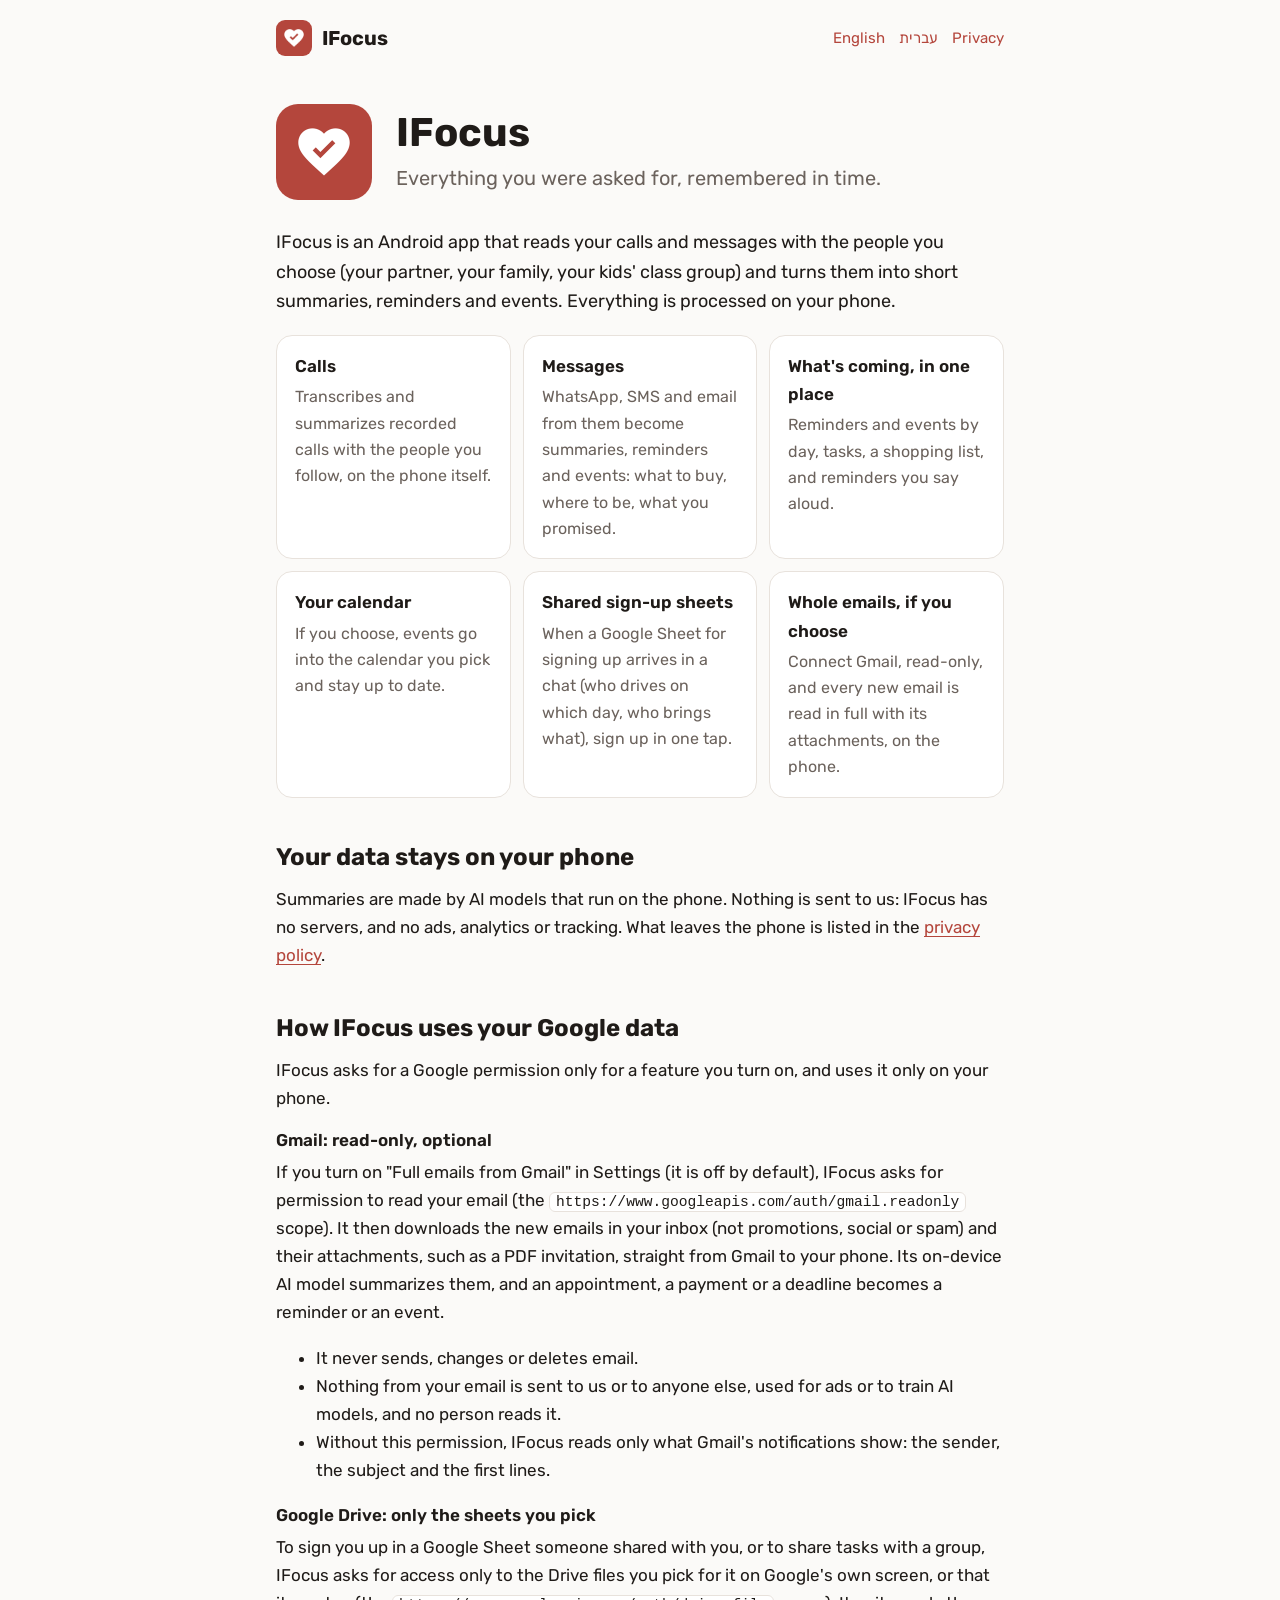
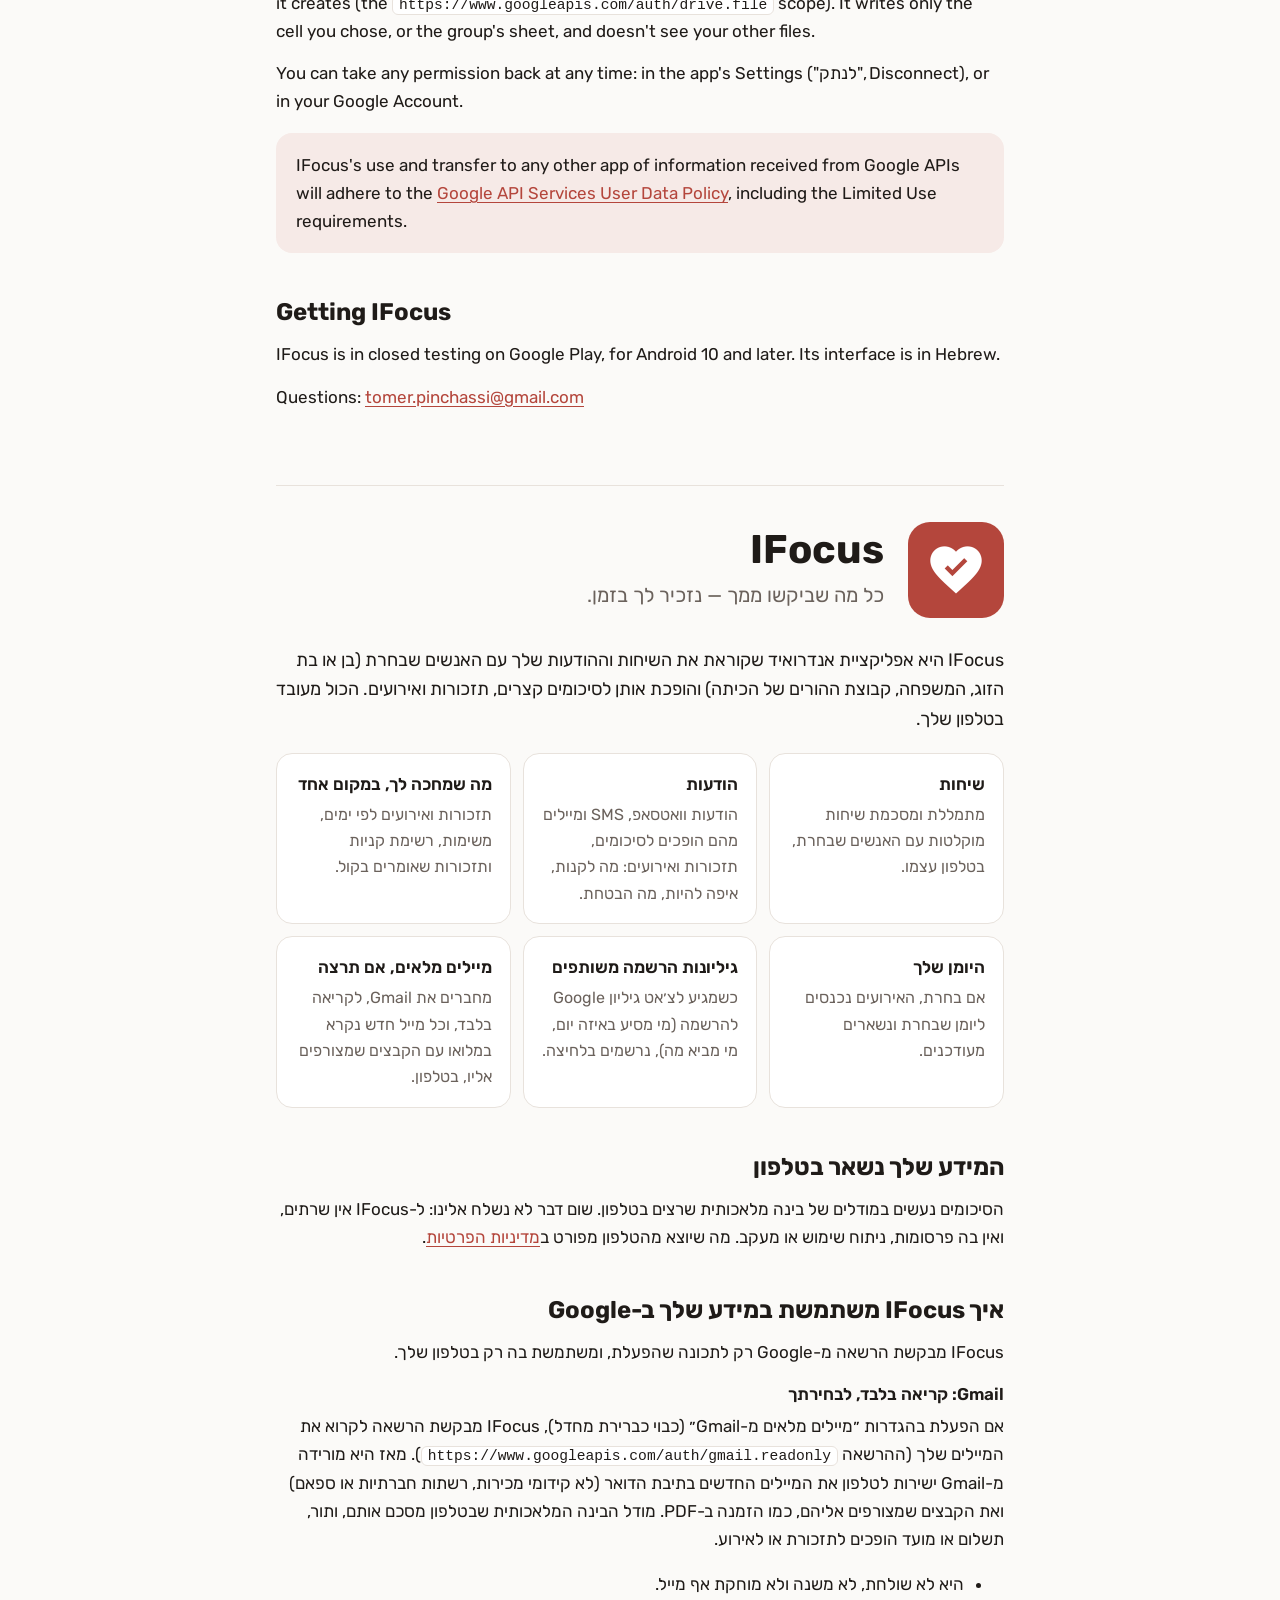
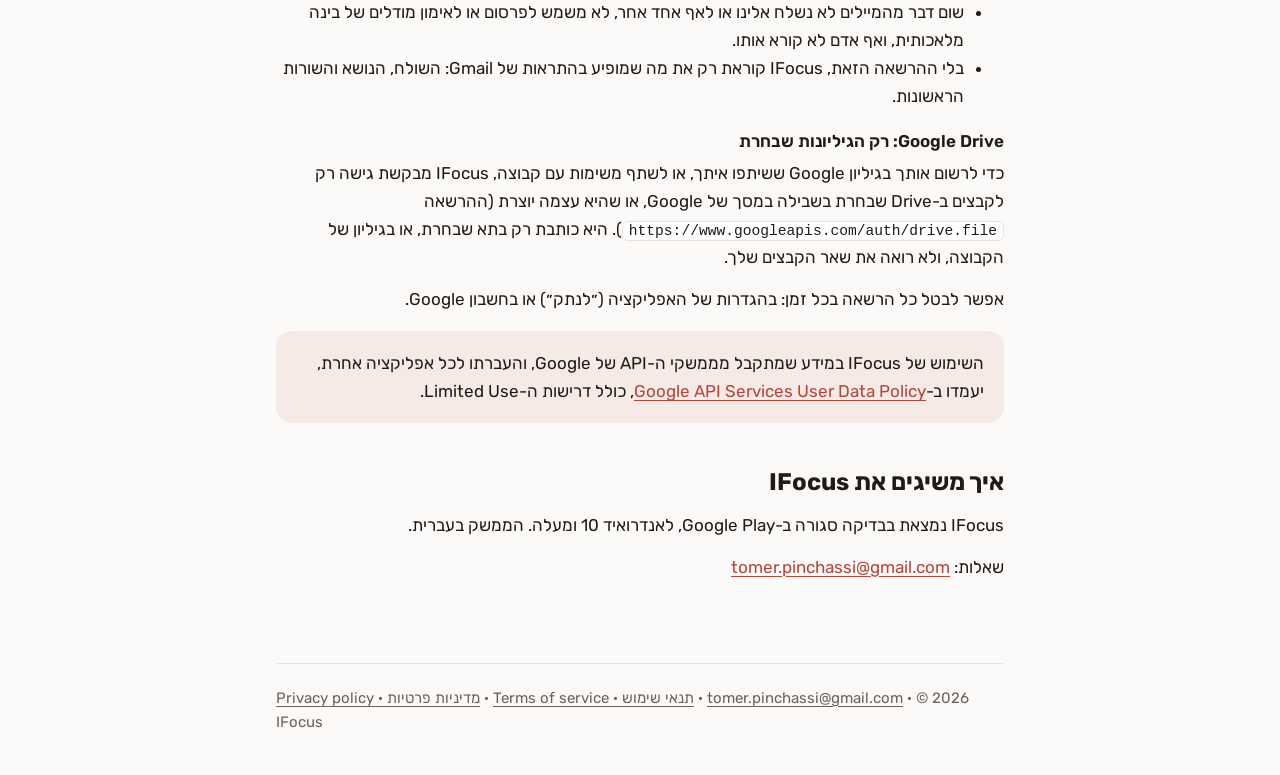
<file: index.html>
<!doctype html>
<html lang="en">
<head>
<meta charset="utf-8">
<meta name="viewport" content="width=device-width, initial-scale=1">
<meta name="google-site-verification" content="Ybvz9eBYzcYVHrayCk9Bpo5O0dHp8uWkfAAwwhjsSN4" />
<title>IFocus</title>
<meta name="description" content="IFocus is an Android app that turns your calls and messages with the people you choose into short summaries, reminders and events, on your phone.">
<link rel="icon" type="image/png" href="favicon.png">
<link rel="apple-touch-icon" href="apple-touch-icon.png">
<link rel="stylesheet" href="style.css">
</head>
<body>
<div class="wrap">

<nav class="top">
  <a class="brand" href="./"><img src="icon.png" alt="">IFocus</a>
  <div class="langs"><a href="#en" lang="en">English</a><a href="#he" lang="he">עברית</a><a href="privacy.html">Privacy</a></div>
</nav>

<main>

<section class="lang" id="en" lang="en" dir="ltr">
  <div class="hero">
    <img src="icon.png" alt="IFocus icon">
    <div>
      <h1>IFocus</h1>
      <p class="tagline">Everything you were asked for, remembered in time.</p>
    </div>
  </div>

  <p class="lead">IFocus is an Android app that reads your calls and messages with the people you choose (your partner, your family, your kids' class group) and turns them into short summaries, reminders and events. Everything is processed on your phone.</p>

  <ul class="features">
    <li><h3>Calls</h3><p>Transcribes and summarizes recorded calls with the people you follow, on the phone itself.</p></li>
    <li><h3>Messages</h3><p>WhatsApp, SMS and email from them become summaries, reminders and events: what to buy, where to be, what you promised.</p></li>
    <li><h3>What's coming, in one place</h3><p>Reminders and events by day, tasks, a shopping list, and reminders you say aloud.</p></li>
    <li><h3>Your calendar</h3><p>If you choose, events go into the calendar you pick and stay up to date.</p></li>
    <li><h3>Shared sign-up sheets</h3><p>When a Google Sheet for signing up arrives in a chat (who drives on which day, who brings what), sign up in one tap.</p></li>
    <li><h3>Whole emails, if you choose</h3><p>Connect Gmail, read-only, and every new email is read in full with its attachments, on the phone.</p></li>
  </ul>

  <h2>Your data stays on your phone</h2>
  <p>Summaries are made by AI models that run on the phone. Nothing is sent to us: IFocus has no servers, and no ads, analytics or tracking. What leaves the phone is listed in the <a href="privacy.html#en">privacy policy</a>.</p>

  <h2>How IFocus uses your Google data</h2>
  <p>IFocus asks for a Google permission only for a feature you turn on, and uses it only on your phone.</p>
  <h3>Gmail: read-only, optional</h3>
  <p>If you turn on "Full emails from Gmail" in Settings (it is off by default), IFocus asks for permission to read your email (the <code>https://www.googleapis.com/auth/gmail.readonly</code> scope). It then downloads the new emails in your inbox (not promotions, social or spam) and their attachments, such as a PDF invitation, straight from Gmail to your phone. Its on-device AI model summarizes them, and an appointment, a payment or a deadline becomes a reminder or an event.</p>
  <ul>
    <li>It never sends, changes or deletes email.</li>
    <li>Nothing from your email is sent to us or to anyone else, used for ads or to train AI models, and no person reads it.</li>
    <li>Without this permission, IFocus reads only what Gmail's notifications show: the sender, the subject and the first lines.</li>
  </ul>
  <h3>Google Drive: only the sheets you pick</h3>
  <p>To sign you up in a Google Sheet someone shared with you, or to share tasks with a group, IFocus asks for access only to the Drive files you pick for it on Google's own screen, or that it creates (the <code>https://www.googleapis.com/auth/drive.file</code> scope). It writes only the cell you chose, or the group's sheet, and doesn't see your other files.</p>
  <p>You can take any permission back at any time: in the app's Settings ("לנתק", Disconnect), or in your Google Account.</p>
  <div class="note">
    <p>IFocus's use and transfer to any other app of information received from Google APIs will adhere to the <a href="https://developers.google.com/terms/api-services-user-data-policy">Google API Services User Data Policy</a>, including the Limited Use requirements.</p>
  </div>

  <h2>Getting IFocus</h2>
  <p>IFocus is in closed testing on Google Play, for Android 10 and later. Its interface is in Hebrew.</p>
  <p>Questions: <a href="mailto:tomer.pinchassi@gmail.com">tomer.pinchassi@gmail.com</a></p>
</section>

<section class="lang" id="he" lang="he" dir="rtl">
  <div class="hero">
    <img src="icon.png" alt="הסמל של IFocus">
    <div>
      <h1>IFocus</h1>
      <p class="tagline">כל מה שביקשו ממך — נזכיר לך בזמן.</p>
    </div>
  </div>

  <p class="lead">IFocus היא אפליקציית אנדרואיד שקוראת את השיחות וההודעות שלך עם האנשים שבחרת (בן או בת הזוג, המשפחה, קבוצת ההורים של הכיתה) והופכת אותן לסיכומים קצרים, תזכורות ואירועים. הכול מעובד בטלפון שלך.</p>

  <ul class="features">
    <li><h3>שיחות</h3><p>מתמללת ומסכמת שיחות מוקלטות עם האנשים שבחרת, בטלפון עצמו.</p></li>
    <li><h3>הודעות</h3><p>הודעות וואטסאפ, SMS ומיילים מהם הופכים לסיכומים, תזכורות ואירועים: מה לקנות, איפה להיות, מה הבטחת.</p></li>
    <li><h3>מה שמחכה לך, במקום אחד</h3><p>תזכורות ואירועים לפי ימים, משימות, רשימת קניות ותזכורות שאומרים בקול.</p></li>
    <li><h3>היומן שלך</h3><p>אם בחרת, האירועים נכנסים ליומן שבחרת ונשארים מעודכנים.</p></li>
    <li><h3>גיליונות הרשמה משותפים</h3><p>כשמגיע לצ׳אט גיליון Google להרשמה (מי מסיע באיזה יום, מי מביא מה), נרשמים בלחיצה.</p></li>
    <li><h3>מיילים מלאים, אם תרצה</h3><p>מחברים את Gmail, לקריאה בלבד, וכל מייל חדש נקרא במלואו עם הקבצים שמצורפים אליו, בטלפון.</p></li>
  </ul>

  <h2>המידע שלך נשאר בטלפון</h2>
  <p>הסיכומים נעשים במודלים של בינה מלאכותית שרצים בטלפון. שום דבר לא נשלח אלינו: ל-IFocus אין שרתים, ואין בה פרסומות, ניתוח שימוש או מעקב. מה שיוצא מהטלפון מפורט ב<a href="privacy.html#he">מדיניות הפרטיות</a>.</p>

  <h2>איך IFocus משתמשת במידע שלך ב-Google</h2>
  <p>IFocus מבקשת הרשאה מ-Google רק לתכונה שהפעלת, ומשתמשת בה רק בטלפון שלך.</p>
  <h3>Gmail: קריאה בלבד, לבחירתך</h3>
  <p>אם הפעלת בהגדרות ״מיילים מלאים מ-Gmail״ (כבוי כברירת מחדל), IFocus מבקשת הרשאה לקרוא את המיילים שלך (ההרשאה <code>https://www.googleapis.com/auth/gmail.readonly</code>). מאז היא מורידה מ-Gmail ישירות לטלפון את המיילים החדשים בתיבת הדואר (לא קידומי מכירות, רשתות חברתיות או ספאם) ואת הקבצים שמצורפים אליהם, כמו הזמנה ב-PDF. מודל הבינה המלאכותית שבטלפון מסכם אותם, ותור, תשלום או מועד הופכים לתזכורת או לאירוע.</p>
  <ul>
    <li>היא לא שולחת, לא משנה ולא מוחקת אף מייל.</li>
    <li>שום דבר מהמיילים לא נשלח אלינו או לאף אחד אחר, לא משמש לפרסום או לאימון מודלים של בינה מלאכותית, ואף אדם לא קורא אותו.</li>
    <li>בלי ההרשאה הזאת, IFocus קוראת רק את מה שמופיע בהתראות של Gmail: השולח, הנושא והשורות הראשונות.</li>
  </ul>
  <h3>Google Drive: רק הגיליונות שבחרת</h3>
  <p>כדי לרשום אותך בגיליון Google ששיתפו איתך, או לשתף משימות עם קבוצה, IFocus מבקשת גישה רק לקבצים ב-Drive שבחרת בשבילה במסך של Google, או שהיא עצמה יוצרת (ההרשאה <code>https://www.googleapis.com/auth/drive.file</code>). היא כותבת רק בתא שבחרת, או בגיליון של הקבוצה, ולא רואה את שאר הקבצים שלך.</p>
  <p>אפשר לבטל כל הרשאה בכל זמן: בהגדרות של האפליקציה (״לנתק״) או בחשבון Google.</p>
  <div class="note">
    <p>השימוש של IFocus במידע שמתקבל מממשקי ה-API של Google, והעברתו לכל אפליקציה אחרת, יעמדו ב-<a href="https://developers.google.com/terms/api-services-user-data-policy">Google API Services User Data Policy</a>, כולל דרישות ה-Limited Use.</p>
  </div>

  <h2>איך משיגים את IFocus</h2>
  <p>IFocus נמצאת בבדיקה סגורה ב-Google Play, לאנדרואיד 10 ומעלה. הממשק בעברית.</p>
  <p>שאלות: <a href="mailto:tomer.pinchassi@gmail.com">tomer.pinchassi@gmail.com</a></p>
</section>

</main>

<footer>
  <a href="privacy.html">Privacy policy · מדיניות פרטיות</a> · <a href="terms.html">Terms of service · תנאי שימוש</a> · <a href="mailto:tomer.pinchassi@gmail.com">tomer.pinchassi@gmail.com</a> · © 2026 IFocus
</footer>

</div>
</body>
</html>
</file>
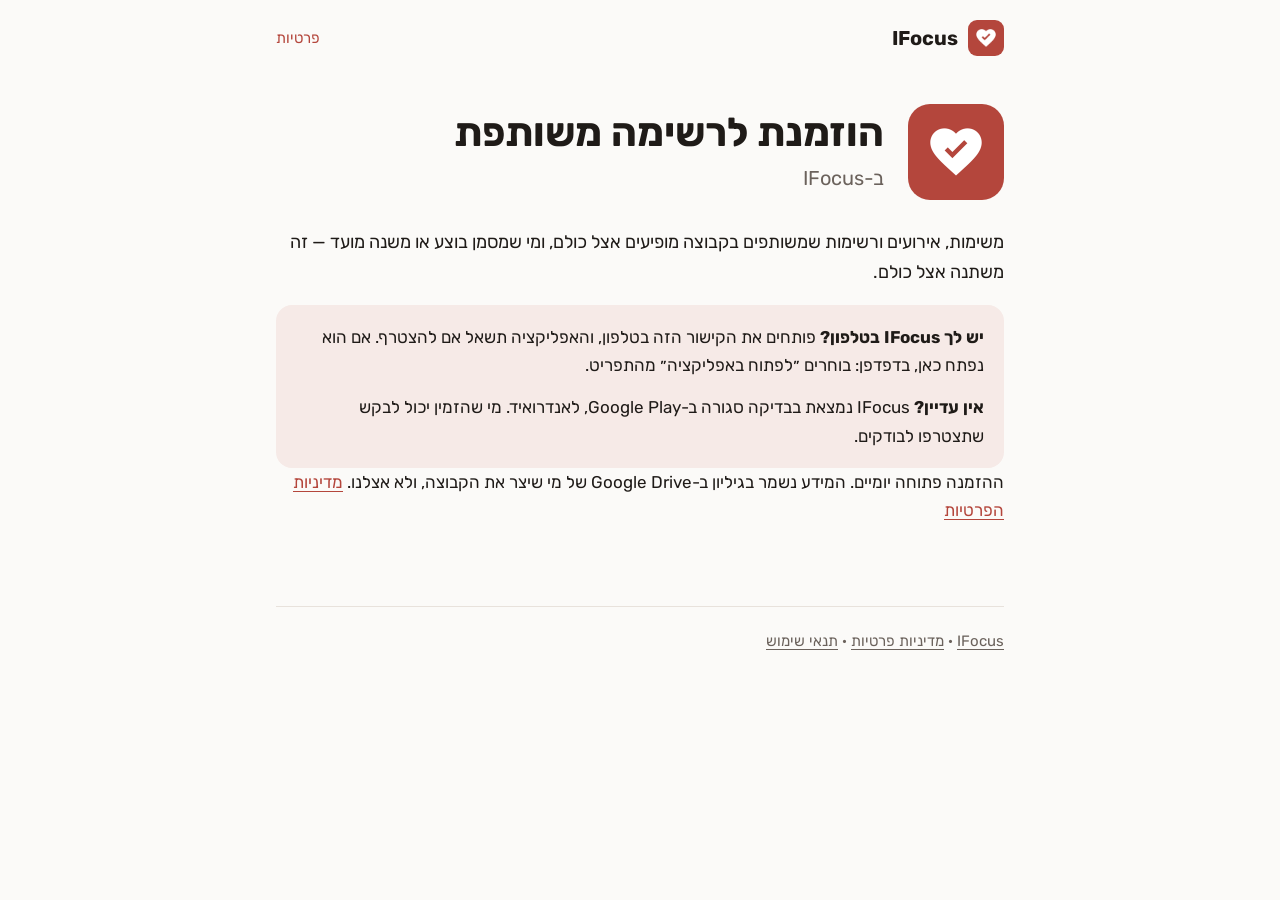
<file: join/index.html>
<!doctype html>
<html lang="he" dir="rtl">
<head>
<meta charset="utf-8">
<meta name="viewport" content="width=device-width, initial-scale=1">
<title>IFocus · הזמנה לרשימה משותפת</title>
<meta name="robots" content="noindex">
<link rel="icon" type="image/png" href="../favicon.png">
<link rel="stylesheet" href="../style.css">
</head>
<body>
<div class="wrap">
<nav class="top">
  <a class="brand" href="../"><img src="../icon.png" alt="">IFocus</a>
  <div class="langs"><a href="../privacy.html">פרטיות</a></div>
</nav>
<main>
<section class="lang" lang="he" dir="rtl">
  <div class="hero">
    <img src="../icon.png" alt="הסמל של IFocus">
    <div>
      <h1 id="title">הוזמנת לרשימה משותפת</h1>
      <p class="tagline" id="from">ב-IFocus</p>
    </div>
  </div>
  <p class="lead">משימות, אירועים ורשימות שמשותפים בקבוצה מופיעים אצל כולם, ומי שמסמן בוצע או משנה מועד — זה משתנה אצל כולם.</p>
  <div class="note">
    <p><strong>יש לך IFocus בטלפון?</strong> פותחים את הקישור הזה בטלפון, והאפליקציה תשאל אם להצטרף. אם הוא נפתח כאן, בדפדפן: בוחרים ״לפתוח באפליקציה״ מהתפריט.</p>
    <p><strong>אין עדיין?</strong> IFocus נמצאת בבדיקה סגורה ב-Google Play, לאנדרואיד. מי שהזמין יכול לבקש שתצטרפו לבודקים.</p>
  </div>
  <p>ההזמנה פתוחה יומיים. המידע נשמר בגיליון ב-Google Drive של מי שיצר את הקבוצה, ולא אצלנו. <a href="../privacy.html">מדיניות הפרטיות</a></p>
</section>
</main>
<footer>
  <a href="../">IFocus</a> · <a href="../privacy.html">מדיניות פרטיות</a> · <a href="../terms.html">תנאי שימוש</a>
</footer>
</div>
<script>
  // The group's name and who invited, from the link's end (never sent to the server).
  (function () {
    var h = new URLSearchParams(location.hash.slice(1));
    var n = h.get("n"), f = h.get("f");
    if (n) document.getElementById("title").textContent = "הוזמנת לרשימה המשותפת ״" + n + "״";
    if (f) document.getElementById("from").textContent = f + " הזמין/ה אותך, ב-IFocus";
  })();
</script>
</body>
</html>
</file>
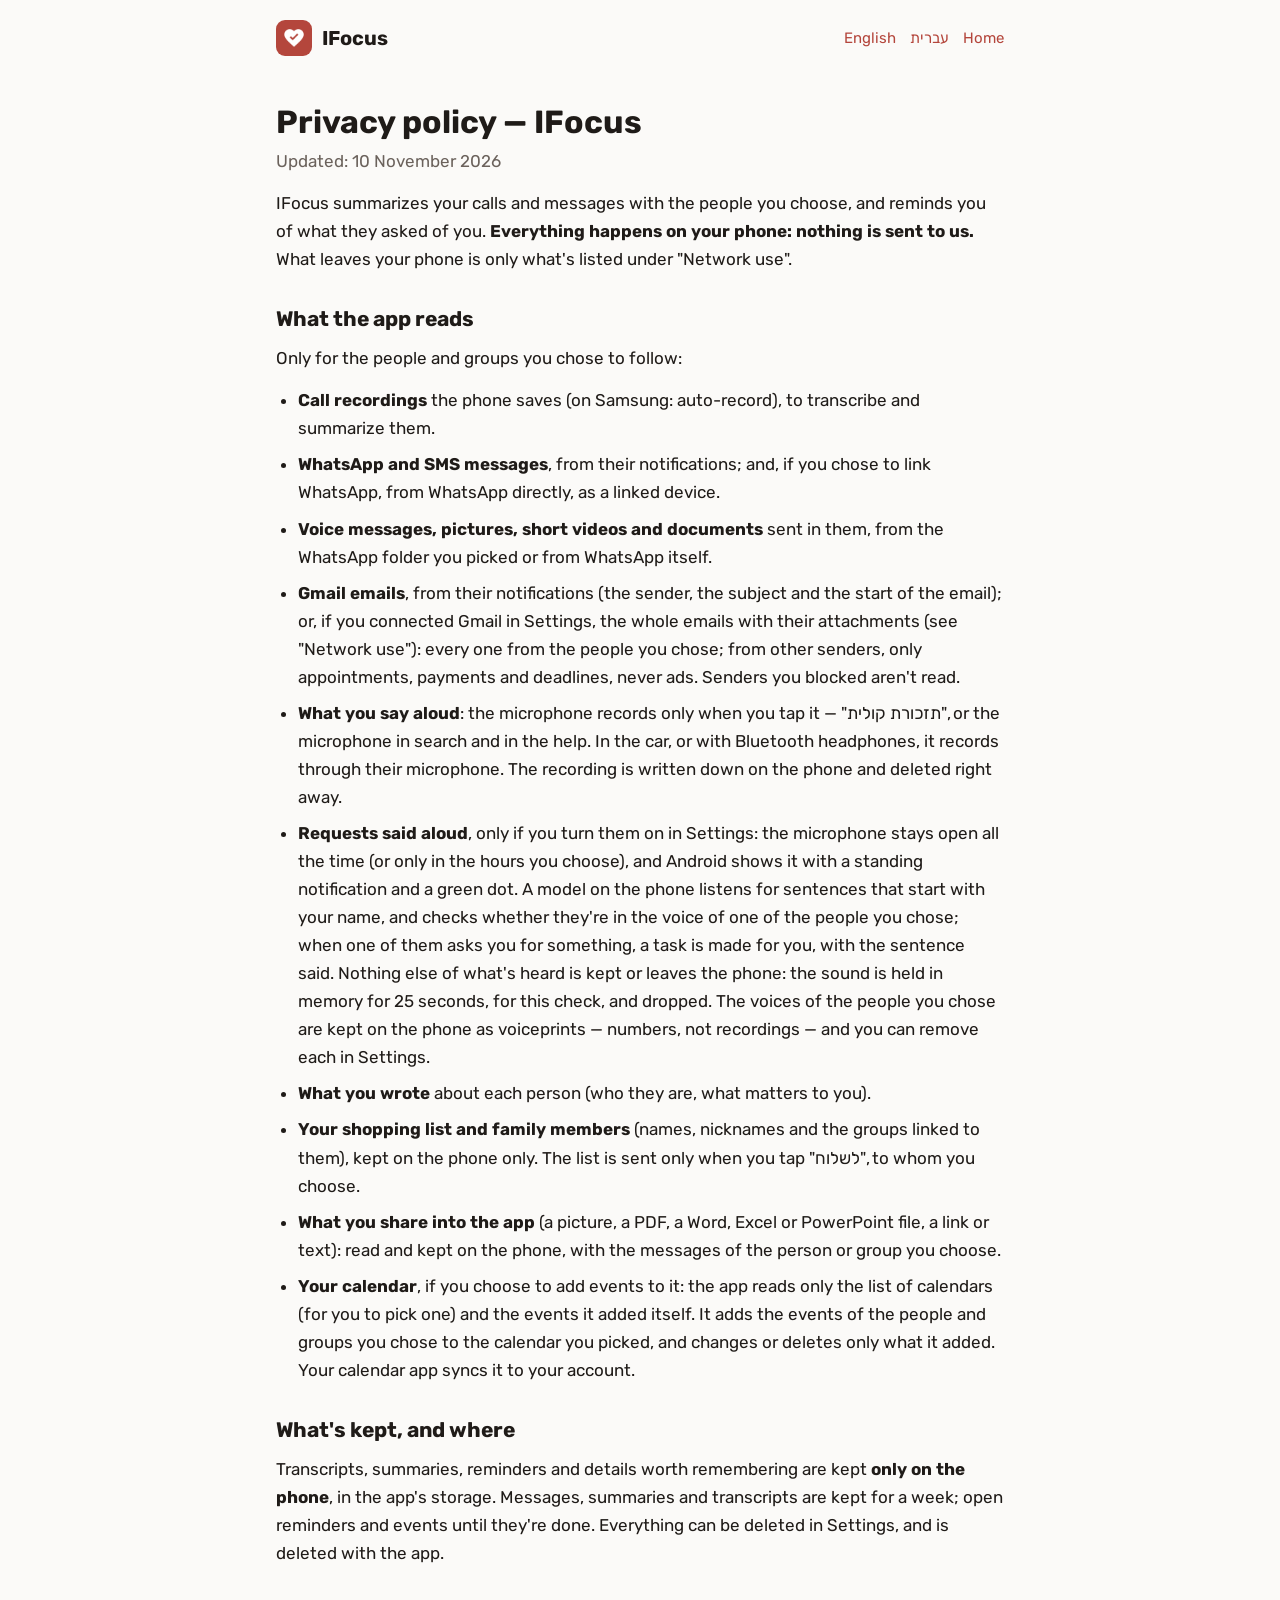
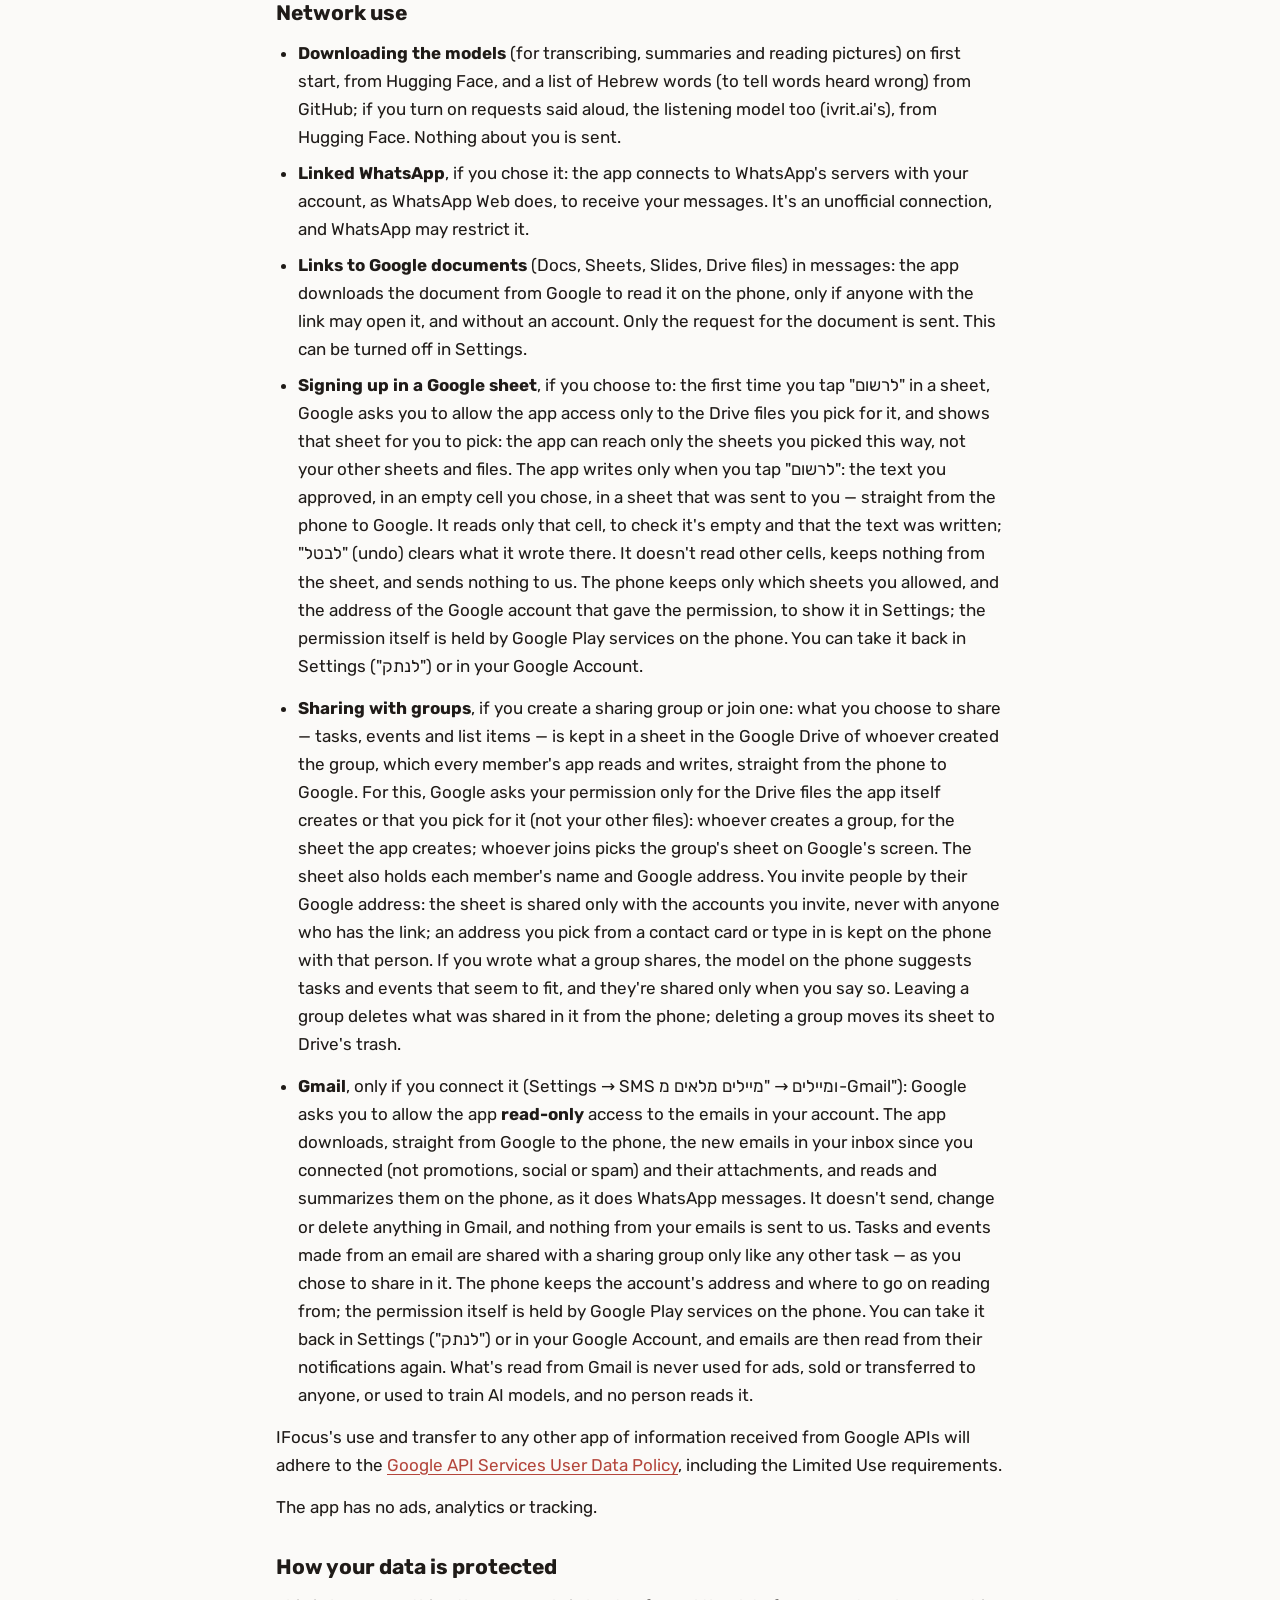
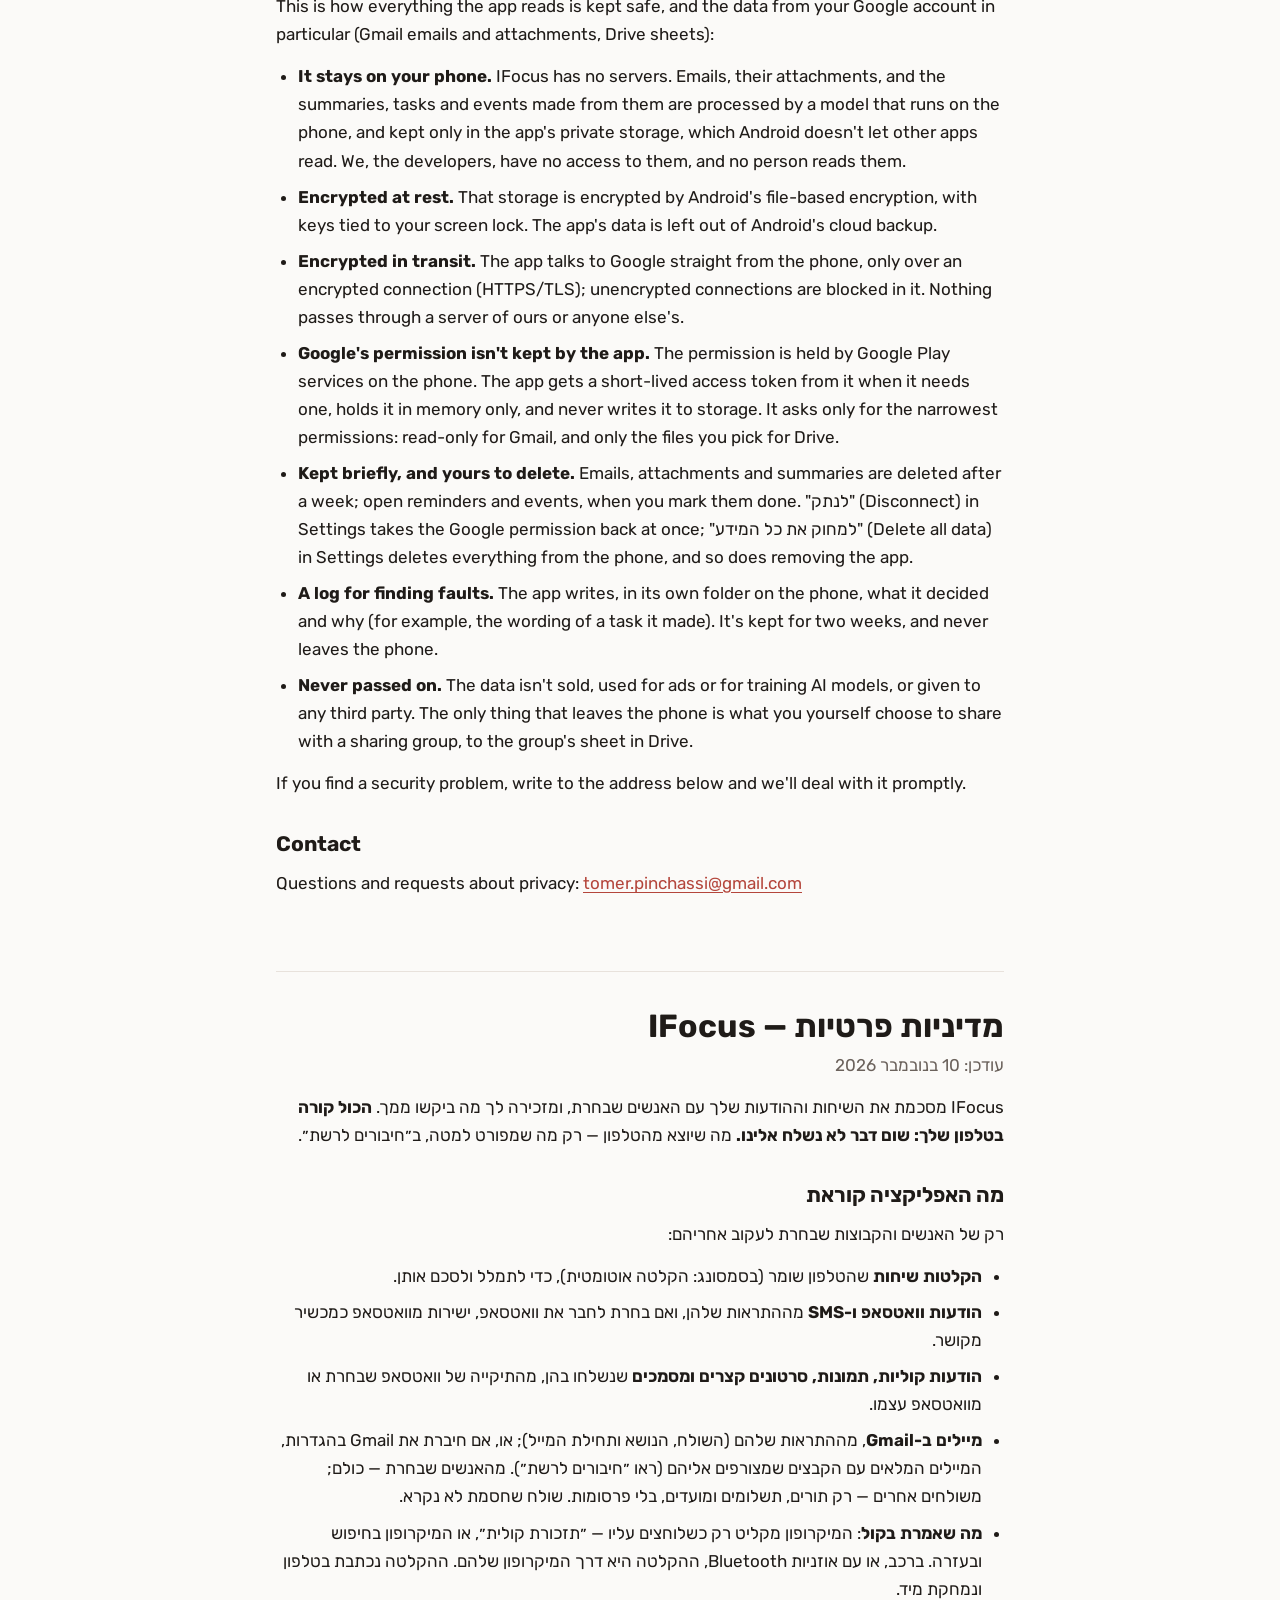
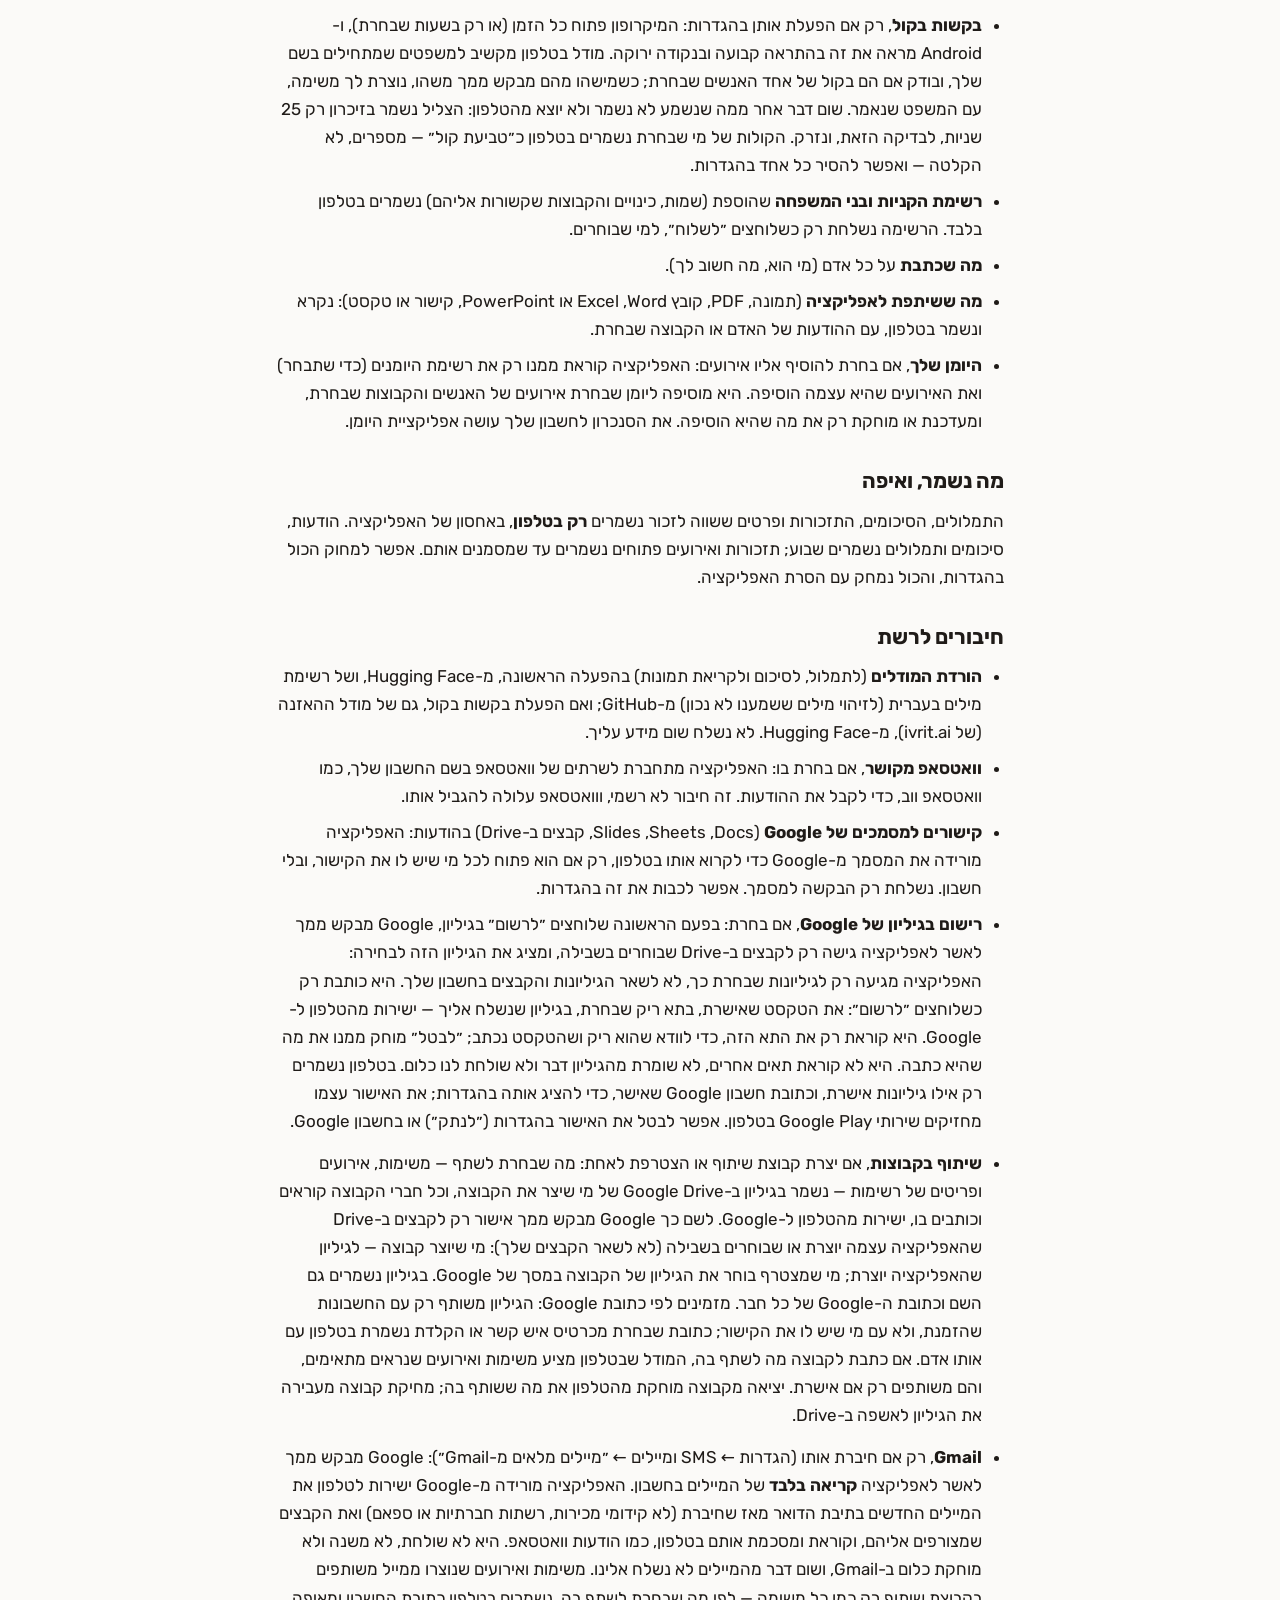
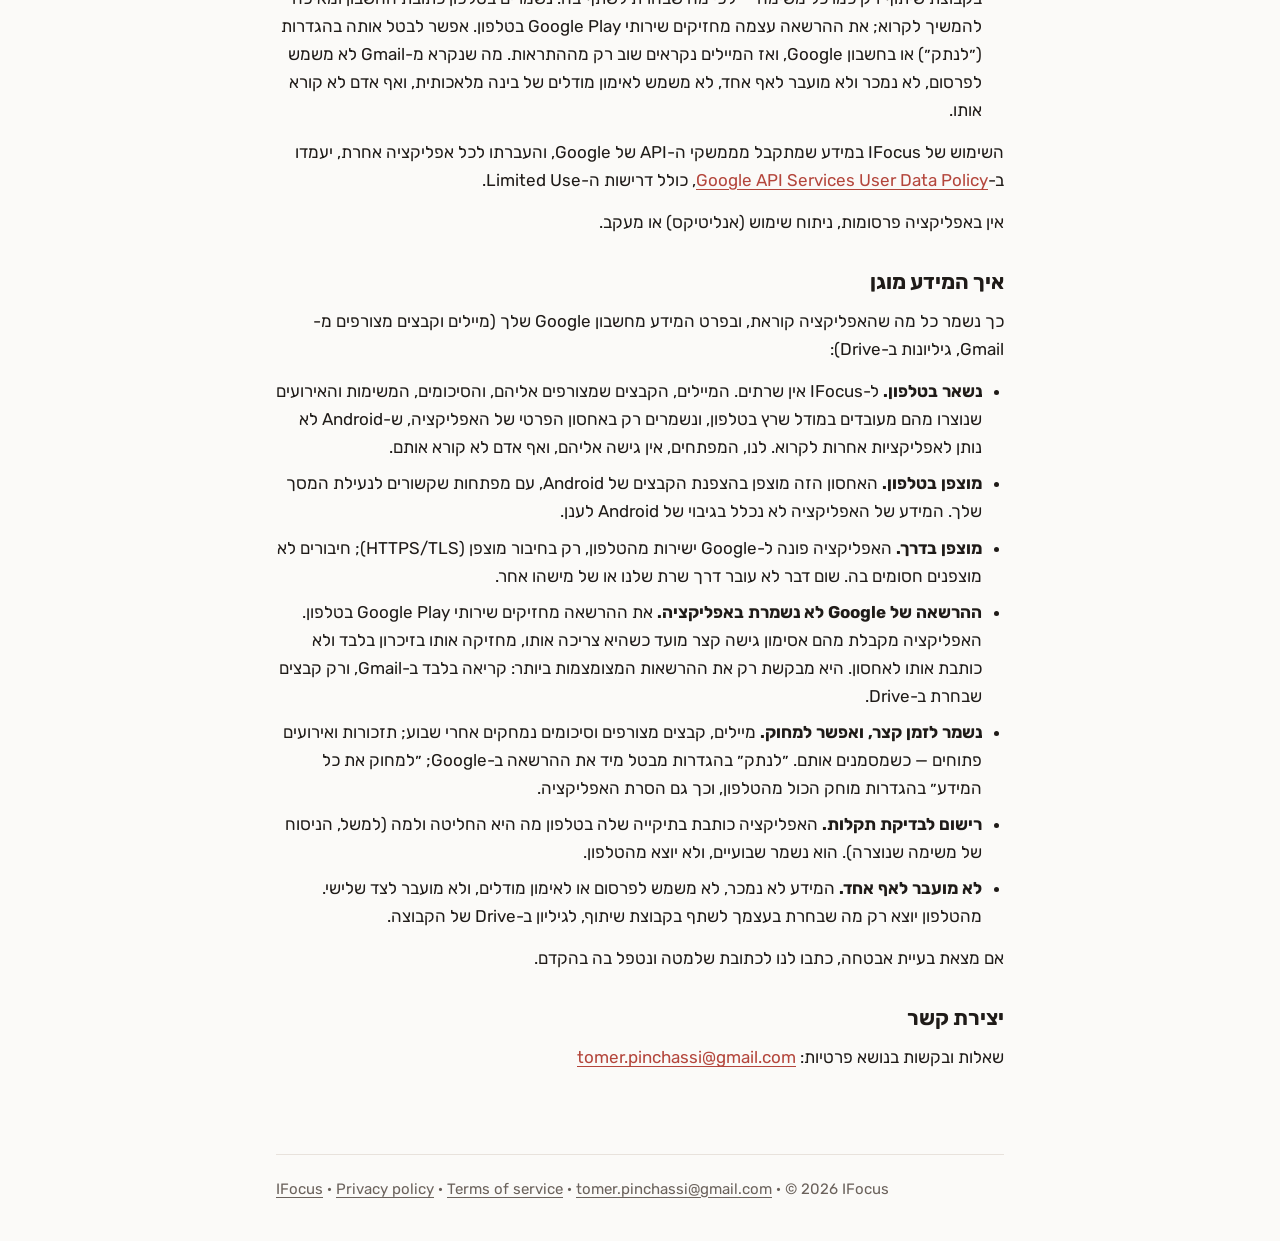
<file: privacy.html>
<!doctype html>
<html lang="en">
<head>
<meta charset="utf-8">
<meta name="viewport" content="width=device-width, initial-scale=1">
<title>IFocus Privacy Policy</title>
<meta name="description" content="How IFocus handles your data: everything is processed on your phone, and nothing is sent to us.">
<link rel="icon" type="image/png" href="favicon.png">
<link rel="apple-touch-icon" href="apple-touch-icon.png">
<link rel="stylesheet" href="style.css">
</head>
<body>
<div class="wrap">

<nav class="top">
  <a class="brand" href="./"><img src="icon.png" alt="">IFocus</a>
  <div class="langs"><a href="#en" lang="en">English</a><a href="#he" lang="he">עברית</a><a href="./">Home</a></div>
</nav>

<main class="policy">
<section class="lang" id="en" lang="en" dir="ltr">
<h1>Privacy policy — IFocus</h1>
<p class="updated">Updated: 10 November 2026</p>
<p>IFocus summarizes your calls and messages with the people you choose, and reminds you of what they asked of you. <strong>Everything happens on your phone: nothing is sent to us.</strong> What leaves your phone is only what's listed under "Network use".</p>
<h2>What the app reads</h2>
<p>Only for the people and groups you chose to follow:</p>
<ul>
  <li><strong>Call recordings</strong> the phone saves (on Samsung: auto-record), to transcribe and summarize them.</li>
  <li><strong>WhatsApp and SMS messages</strong>, from their notifications; and, if you chose to link WhatsApp, from WhatsApp directly, as a linked device.</li>
  <li><strong>Voice messages, pictures, short videos and documents</strong> sent in them, from the WhatsApp folder you picked or from WhatsApp itself.</li>
  <li><strong>Gmail emails</strong>, from their notifications (the sender, the subject and the start of the email); or, if you connected Gmail in Settings, the whole emails with their attachments (see "Network use"): every one from the people you chose; from other senders, only appointments, payments and deadlines, never ads. Senders you blocked aren't read.</li>
  <li><strong>What you say aloud</strong>: the microphone records only when you tap it — "תזכורת קולית", or the microphone in search and in the help. In the car, or with Bluetooth headphones, it records through their microphone. The recording is written down on the phone and deleted right away.</li>
  <li><strong>Requests said aloud</strong>, only if you turn them on in Settings: the microphone stays open all the time (or only in the hours you choose), and Android shows it with a standing notification and a green dot. A model on the phone listens for sentences that start with your name, and checks whether they're in the voice of one of the people you chose; when one of them asks you for something, a task is made for you, with the sentence said. Nothing else of what's heard is kept or leaves the phone: the sound is held in memory for 25 seconds, for this check, and dropped. The voices of the people you chose are kept on the phone as voiceprints — numbers, not recordings — and you can remove each in Settings.</li>
  <li><strong>What you wrote</strong> about each person (who they are, what matters to you).</li>
  <li><strong>Your shopping list and family members</strong> (names, nicknames and the groups linked to them), kept on the phone only. The list is sent only when you tap "לשלוח", to whom you choose.</li>
  <li><strong>What you share into the app</strong> (a picture, a PDF, a Word, Excel or PowerPoint file, a link or text): read and kept on the phone, with the messages of the person or group you choose.</li>
  <li><strong>Your calendar</strong>, if you choose to add events to it: the app reads only the list of calendars (for you to pick one) and the events it added itself. It adds the events of the people and groups you chose to the calendar you picked, and changes or deletes only what it added. Your calendar app syncs it to your account.</li>
</ul>
<h2>What's kept, and where</h2>
<p>Transcripts, summaries, reminders and details worth remembering are kept <strong>only on the phone</strong>, in the app's storage. Messages, summaries and transcripts are kept for a week; open reminders and events until they're done. Everything can be deleted in Settings, and is deleted with the app.</p>
<h2>Network use</h2>
<ul>
  <li><strong>Downloading the models</strong> (for transcribing, summaries and reading pictures) on first start, from Hugging Face, and a list of Hebrew words (to tell words heard wrong) from GitHub; if you turn on requests said aloud, the listening model too (ivrit.ai's), from Hugging Face. Nothing about you is sent.</li>
  <li><strong>Linked WhatsApp</strong>, if you chose it: the app connects to WhatsApp's servers with your account, as WhatsApp Web does, to receive your messages. It's an unofficial connection, and WhatsApp may restrict it.</li>
  <li><strong>Links to Google documents</strong> (Docs, Sheets, Slides, Drive files) in messages: the app downloads the document from Google to read it on the phone, only if anyone with the link may open it, and without an account. Only the request for the document is sent. This can be turned off in Settings.</li>
  <li><strong>Signing up in a Google sheet</strong>, if you choose to: the first time you tap "לרשום" in a sheet, Google asks you to allow the app access only to the Drive files you pick for it, and shows that sheet for you to pick: the app can reach only the sheets you picked this way, not your other sheets and files. The app writes only when you tap "לרשום": the text you approved, in an empty cell you chose, in a sheet that was sent to you — straight from the phone to Google. It reads only that cell, to check it's empty and that the text was written; "לבטל" (undo) clears what it wrote there. It doesn't read other cells, keeps nothing from the sheet, and sends nothing to us. The phone keeps only which sheets you allowed, and the address of the Google account that gave the permission, to show it in Settings; the permission itself is held by Google Play services on the phone. You can take it back in Settings ("לנתק") or in your Google Account.</li>
</ul>
<ul>
  <li><strong>Sharing with groups</strong>, if you create a sharing group or join one: what you choose to share — tasks, events and list items — is kept in a sheet in the Google Drive of whoever created the group, which every member's app reads and writes, straight from the phone to Google. For this, Google asks your permission only for the Drive files the app itself creates or that you pick for it (not your other files): whoever creates a group, for the sheet the app creates; whoever joins picks the group's sheet on Google's screen. The sheet also holds each member's name and Google address. You invite people by their Google address: the sheet is shared only with the accounts you invite, never with anyone who has the link; an address you pick from a contact card or type in is kept on the phone with that person. If you wrote what a group shares, the model on the phone suggests tasks and events that seem to fit, and they're shared only when you say so. Leaving a group deletes what was shared in it from the phone; deleting a group moves its sheet to Drive's trash.</li>
</ul>
<ul>
  <li><strong>Gmail</strong>, only if you connect it (Settings → SMS ומיילים → "מיילים מלאים מ-Gmail"): Google asks you to allow the app <strong>read-only</strong> access to the emails in your account. The app downloads, straight from Google to the phone, the new emails in your inbox since you connected (not promotions, social or spam) and their attachments, and reads and summarizes them on the phone, as it does WhatsApp messages. It doesn't send, change or delete anything in Gmail, and nothing from your emails is sent to us. Tasks and events made from an email are shared with a sharing group only like any other task — as you chose to share in it. The phone keeps the account's address and where to go on reading from; the permission itself is held by Google Play services on the phone. You can take it back in Settings ("לנתק") or in your Google Account, and emails are then read from their notifications again. What's read from Gmail is never used for ads, sold or transferred to anyone, or used to train AI models, and no person reads it.</li>
</ul>
<p>IFocus's use and transfer to any other app of information received from Google APIs will adhere to the <a href="https://developers.google.com/terms/api-services-user-data-policy">Google API Services User Data Policy</a>, including the Limited Use requirements.</p>
<p>The app has no ads, analytics or tracking.</p>
<h2>How your data is protected</h2>
<p>This is how everything the app reads is kept safe, and the data from your Google account in particular (Gmail emails and attachments, Drive sheets):</p>
<ul>
  <li><strong>It stays on your phone.</strong> IFocus has no servers. Emails, their attachments, and the summaries, tasks and events made from them are processed by a model that runs on the phone, and kept only in the app's private storage, which Android doesn't let other apps read. We, the developers, have no access to them, and no person reads them.</li>
  <li><strong>Encrypted at rest.</strong> That storage is encrypted by Android's file-based encryption, with keys tied to your screen lock. The app's data is left out of Android's cloud backup.</li>
  <li><strong>Encrypted in transit.</strong> The app talks to Google straight from the phone, only over an encrypted connection (HTTPS/TLS); unencrypted connections are blocked in it. Nothing passes through a server of ours or anyone else's.</li>
  <li><strong>Google's permission isn't kept by the app.</strong> The permission is held by Google Play services on the phone. The app gets a short-lived access token from it when it needs one, holds it in memory only, and never writes it to storage. It asks only for the narrowest permissions: read-only for Gmail, and only the files you pick for Drive.</li>
  <li><strong>Kept briefly, and yours to delete.</strong> Emails, attachments and summaries are deleted after a week; open reminders and events, when you mark them done. "לנתק" (Disconnect) in Settings takes the Google permission back at once; "למחוק את כל המידע" (Delete all data) in Settings deletes everything from the phone, and so does removing the app.</li>
  <li><strong>A log for finding faults.</strong> The app writes, in its own folder on the phone, what it decided and why (for example, the wording of a task it made). It's kept for two weeks, and never leaves the phone.</li>
  <li><strong>Never passed on.</strong> The data isn't sold, used for ads or for training AI models, or given to any third party. The only thing that leaves the phone is what you yourself choose to share with a sharing group, to the group's sheet in Drive.</li>
</ul>
<p>If you find a security problem, write to the address below and we'll deal with it promptly.</p>
<h2>Contact</h2>
<p>Questions and requests about privacy:  <a href="mailto:tomer.pinchassi@gmail.com">tomer.pinchassi@gmail.com</a></p>
</section>

<section class="lang" id="he" lang="he" dir="rtl">
<h1>מדיניות פרטיות — IFocus</h1>
<p class="updated">עודכן: 10 בנובמבר 2026</p>
<p>IFocus מסכמת את השיחות וההודעות שלך עם האנשים שבחרת, ומזכירה לך מה ביקשו ממך. <strong>הכול קורה בטלפון שלך: שום דבר לא נשלח אלינו.</strong> מה שיוצא מהטלפון — רק מה שמפורט למטה, ב״חיבורים לרשת״.</p>
<h2>מה האפליקציה קוראת</h2>
<p>רק של האנשים והקבוצות שבחרת לעקוב אחריהם:</p>
<ul>
  <li><strong>הקלטות שיחות</strong> שהטלפון שומר (בסמסונג: הקלטה אוטומטית), כדי לתמלל ולסכם אותן.</li>
  <li><strong>הודעות וואטסאפ ו-SMS</strong> מההתראות שלהן, ואם בחרת לחבר את וואטסאפ, ישירות מוואטסאפ כמכשיר מקושר.</li>
  <li><strong>הודעות קוליות, תמונות, סרטונים קצרים ומסמכים</strong> שנשלחו בהן, מהתיקייה של וואטסאפ שבחרת או מוואטסאפ עצמו.</li>
  <li><strong>מיילים ב-Gmail</strong>, מההתראות שלהם (השולח, הנושא ותחילת המייל); או, אם חיברת את Gmail בהגדרות, המיילים המלאים עם הקבצים שמצורפים אליהם (ראו ״חיבורים לרשת״). מהאנשים שבחרת — כולם; משולחים אחרים — רק תורים, תשלומים ומועדים, בלי פרסומות. שולח שחסמת לא נקרא.</li>
  <li><strong>מה שאמרת בקול</strong>: המיקרופון מקליט רק כשלוחצים עליו — ״תזכורת קולית״, או המיקרופון בחיפוש ובעזרה. ברכב, או עם אוזניות Bluetooth, ההקלטה היא דרך המיקרופון שלהם. ההקלטה נכתבת בטלפון ונמחקת מיד.</li>
  <li><strong>בקשות בקול</strong>, רק אם הפעלת אותן בהגדרות: המיקרופון פתוח כל הזמן (או רק בשעות שבחרת), ו-Android מראה את זה בהתראה קבועה ובנקודה ירוקה. מודל בטלפון מקשיב למשפטים שמתחילים בשם שלך, ובודק אם הם בקול של אחד האנשים שבחרת; כשמישהו מהם מבקש ממך משהו, נוצרת לך משימה, עם המשפט שנאמר. שום דבר אחר ממה שנשמע לא נשמר ולא יוצא מהטלפון: הצליל נשמר בזיכרון רק 25 שניות, לבדיקה הזאת, ונזרק. הקולות של מי שבחרת נשמרים בטלפון כ״טביעת קול״ — מספרים, לא הקלטה — ואפשר להסיר כל אחד בהגדרות.</li>
  <li><strong>רשימת הקניות ובני המשפחה</strong> שהוספת (שמות, כינויים והקבוצות שקשורות אליהם) נשמרים בטלפון בלבד. הרשימה נשלחת רק כשלוחצים ״לשלוח״, למי שבוחרים.</li>
  <li><strong>מה שכתבת</strong> על כל אדם (מי הוא, מה חשוב לך).</li>
  <li><strong>מה ששיתפת לאפליקציה</strong> (תמונה, PDF, קובץ Word, ‏Excel או PowerPoint, קישור או טקסט): נקרא ונשמר בטלפון, עם ההודעות של האדם או הקבוצה שבחרת.</li>
  <li><strong>היומן שלך</strong>, אם בחרת להוסיף אליו אירועים: האפליקציה קוראת ממנו רק את רשימת היומנים (כדי שתבחר) ואת האירועים שהיא עצמה הוסיפה. היא מוסיפה ליומן שבחרת אירועים של האנשים והקבוצות שבחרת, ומעדכנת או מוחקת רק את מה שהיא הוסיפה. את הסנכרון לחשבון שלך עושה אפליקציית היומן.</li>
</ul>
<h2>מה נשמר, ואיפה</h2>
<p>התמלולים, הסיכומים, התזכורות ופרטים ששווה לזכור נשמרים <strong>רק בטלפון</strong>, באחסון של האפליקציה. הודעות, סיכומים ותמלולים נשמרים שבוע; תזכורות ואירועים פתוחים נשמרים עד שמסמנים אותם. אפשר למחוק הכול בהגדרות, והכול נמחק עם הסרת האפליקציה.</p>
<h2>חיבורים לרשת</h2>
<ul>
  <li><strong>הורדת המודלים</strong> (לתמלול, לסיכום ולקריאת תמונות) בהפעלה הראשונה, מ-Hugging Face, ושל רשימת מילים בעברית (לזיהוי מילים ששמענו לא נכון) מ-GitHub; ואם הפעלת בקשות בקול, גם של מודל ההאזנה (של ivrit.ai), מ-Hugging Face. לא נשלח שום מידע עליך.</li>
  <li><strong>וואטסאפ מקושר</strong>, אם בחרת בו: האפליקציה מתחברת לשרתים של וואטסאפ בשם החשבון שלך, כמו וואטסאפ ווב, כדי לקבל את ההודעות. זה חיבור לא רשמי, ווואטסאפ עלולה להגביל אותו.</li>
  <li><strong>קישורים למסמכים של Google</strong> (Docs,‏ Sheets,‏ Slides, קבצים ב-Drive) בהודעות: האפליקציה מורידה את המסמך מ-Google כדי לקרוא אותו בטלפון, רק אם הוא פתוח לכל מי שיש לו את הקישור, ובלי חשבון. נשלחת רק הבקשה למסמך. אפשר לכבות את זה בהגדרות.</li>
  <li><strong>רישום בגיליון של Google</strong>, אם בחרת: בפעם הראשונה שלוחצים ״לרשום״ בגיליון, Google מבקש ממך לאשר לאפליקציה גישה רק לקבצים ב-Drive שבוחרים בשבילה, ומציג את הגיליון הזה לבחירה: האפליקציה מגיעה רק לגיליונות שבחרת כך, לא לשאר הגיליונות והקבצים בחשבון שלך. היא כותבת רק כשלוחצים ״לרשום״: את הטקסט שאישרת, בתא ריק שבחרת, בגיליון שנשלח אליך — ישירות מהטלפון ל-Google. היא קוראת רק את התא הזה, כדי לוודא שהוא ריק ושהטקסט נכתב; ״לבטל״ מוחק ממנו את מה שהיא כתבה. היא לא קוראת תאים אחרים, לא שומרת מהגיליון דבר ולא שולחת לנו כלום. בטלפון נשמרים רק אילו גיליונות אישרת, וכתובת חשבון Google שאישר, כדי להציג אותה בהגדרות; את האישור עצמו מחזיקים שירותי Google Play בטלפון. אפשר לבטל את האישור בהגדרות (״לנתק״) או בחשבון Google.</li>
</ul>
<ul>
  <li><strong>שיתוף בקבוצות</strong>, אם יצרת קבוצת שיתוף או הצטרפת לאחת: מה שבחרת לשתף — משימות, אירועים ופריטים של רשימות — נשמר בגיליון ב-Google Drive של מי שיצר את הקבוצה, וכל חברי הקבוצה קוראים וכותבים בו, ישירות מהטלפון ל-Google. לשם כך Google מבקש ממך אישור רק לקבצים ב-Drive שהאפליקציה עצמה יוצרת או שבוחרים בשבילה (לא לשאר הקבצים שלך): מי שיוצר קבוצה — לגיליון שהאפליקציה יוצרת; מי שמצטרף בוחר את הגיליון של הקבוצה במסך של Google. בגיליון נשמרים גם השם וכתובת ה-Google של כל חבר. מזמינים לפי כתובת Google: הגיליון משותף רק עם החשבונות שהזמנת, ולא עם מי שיש לו את הקישור; כתובת שבחרת מכרטיס איש קשר או הקלדת נשמרת בטלפון עם אותו אדם. אם כתבת לקבוצה מה לשתף בה, המודל שבטלפון מציע משימות ואירועים שנראים מתאימים, והם משותפים רק אם אישרת. יציאה מקבוצה מוחקת מהטלפון את מה ששותף בה; מחיקת קבוצה מעבירה את הגיליון לאשפה ב-Drive.</li>
</ul>
<ul>
  <li><strong>Gmail</strong>, רק אם חיברת אותו (הגדרות ← SMS ומיילים ← ״מיילים מלאים מ-Gmail״): Google מבקש ממך לאשר לאפליקציה <strong>קריאה בלבד</strong> של המיילים בחשבון. האפליקציה מורידה מ-Google ישירות לטלפון את המיילים החדשים בתיבת הדואר מאז שחיברת (לא קידומי מכירות, רשתות חברתיות או ספאם) ואת הקבצים שמצורפים אליהם, וקוראת ומסכמת אותם בטלפון, כמו הודעות וואטסאפ. היא לא שולחת, לא משנה ולא מוחקת כלום ב-Gmail, ושום דבר מהמיילים לא נשלח אלינו. משימות ואירועים שנוצרו ממייל משותפים בקבוצת שיתוף רק כמו כל משימה — לפי מה שבחרת לשתף בה. נשמרים בטלפון כתובת החשבון ומאיפה להמשיך לקרוא; את ההרשאה עצמה מחזיקים שירותי Google Play בטלפון. אפשר לבטל אותה בהגדרות (״לנתק״) או בחשבון Google, ואז המיילים נקראים שוב רק מההתראות. מה שנקרא מ-Gmail לא משמש לפרסום, לא נמכר ולא מועבר לאף אחד, לא משמש לאימון מודלים של בינה מלאכותית, ואף אדם לא קורא אותו.</li>
</ul>
<p>השימוש של IFocus במידע שמתקבל מממשקי ה-API של Google, והעברתו לכל אפליקציה אחרת, יעמדו ב-<a href="https://developers.google.com/terms/api-services-user-data-policy">Google API Services User Data Policy</a>, כולל דרישות ה-Limited Use.</p>
<p>אין באפליקציה פרסומות, ניתוח שימוש (אנליטיקס) או מעקב.</p>
<h2>איך המידע מוגן</h2>
<p>כך נשמר כל מה שהאפליקציה קוראת, ובפרט המידע מחשבון Google שלך (מיילים וקבצים מצורפים מ-Gmail, גיליונות ב-Drive):</p>
<ul>
  <li><strong>נשאר בטלפון.</strong> ל-IFocus אין שרתים. המיילים, הקבצים שמצורפים אליהם, והסיכומים, המשימות והאירועים שנוצרו מהם מעובדים במודל שרץ בטלפון, ונשמרים רק באחסון הפרטי של האפליקציה, ש-Android לא נותן לאפליקציות אחרות לקרוא. לנו, המפתחים, אין גישה אליהם, ואף אדם לא קורא אותם.</li>
  <li><strong>מוצפן בטלפון.</strong> האחסון הזה מוצפן בהצפנת הקבצים של Android, עם מפתחות שקשורים לנעילת המסך שלך. המידע של האפליקציה לא נכלל בגיבוי של Android לענן.</li>
  <li><strong>מוצפן בדרך.</strong> האפליקציה פונה ל-Google ישירות מהטלפון, רק בחיבור מוצפן (HTTPS/TLS); חיבורים לא מוצפנים חסומים בה. שום דבר לא עובר דרך שרת שלנו או של מישהו אחר.</li>
  <li><strong>ההרשאה של Google לא נשמרת באפליקציה.</strong> את ההרשאה מחזיקים שירותי Google Play בטלפון. האפליקציה מקבלת מהם אסימון גישה קצר מועד כשהיא צריכה אותו, מחזיקה אותו בזיכרון בלבד ולא כותבת אותו לאחסון. היא מבקשת רק את ההרשאות המצומצמות ביותר: קריאה בלבד ב-Gmail, ורק קבצים שבחרת ב-Drive.</li>
  <li><strong>נשמר לזמן קצר, ואפשר למחוק.</strong> מיילים, קבצים מצורפים וסיכומים נמחקים אחרי שבוע; תזכורות ואירועים פתוחים — כשמסמנים אותם. ״לנתק״ בהגדרות מבטל מיד את ההרשאה ב-Google; ״למחוק את כל המידע״ בהגדרות מוחק הכול מהטלפון, וכך גם הסרת האפליקציה.</li>
  <li><strong>רישום לבדיקת תקלות.</strong> האפליקציה כותבת בתיקייה שלה בטלפון מה היא החליטה ולמה (למשל, הניסוח של משימה שנוצרה). הוא נשמר שבועיים, ולא יוצא מהטלפון.</li>
  <li><strong>לא מועבר לאף אחד.</strong> המידע לא נמכר, לא משמש לפרסום או לאימון מודלים, ולא מועבר לצד שלישי. מהטלפון יוצא רק מה שבחרת בעצמך לשתף בקבוצת שיתוף, לגיליון ב-Drive של הקבוצה.</li>
</ul>
<p>אם מצאת בעיית אבטחה, כתבו לנו לכתובת שלמטה ונטפל בה בהקדם.</p>
<h2>יצירת קשר</h2>
<p>שאלות ובקשות בנושא פרטיות: <a href="mailto:tomer.pinchassi@gmail.com">tomer.pinchassi@gmail.com</a></p>
</section>
</main>

<footer>
  <a href="./">IFocus</a> · <a href="privacy.html">Privacy policy</a> · <a href="terms.html">Terms of service</a> · <a href="mailto:tomer.pinchassi@gmail.com">tomer.pinchassi@gmail.com</a> · © 2026 IFocus
</footer>

</div>
</body>
</html>
</file>
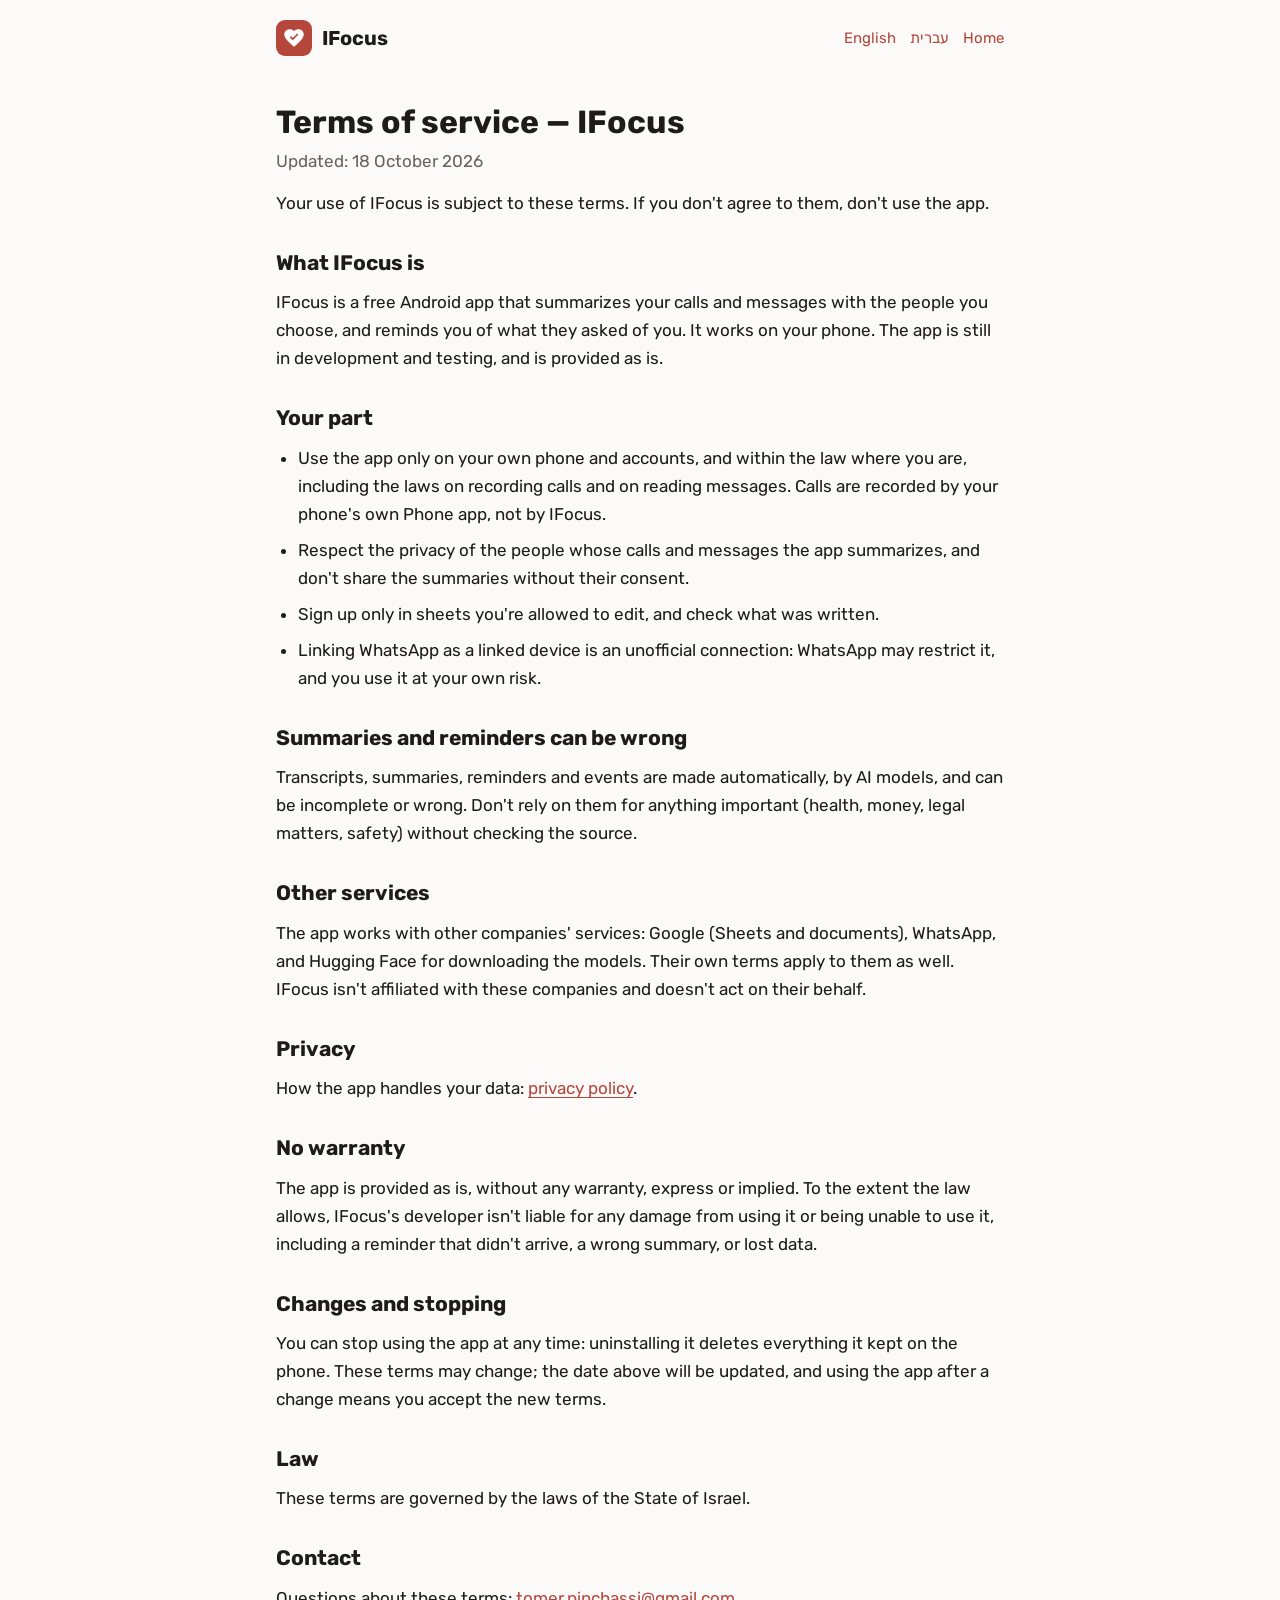
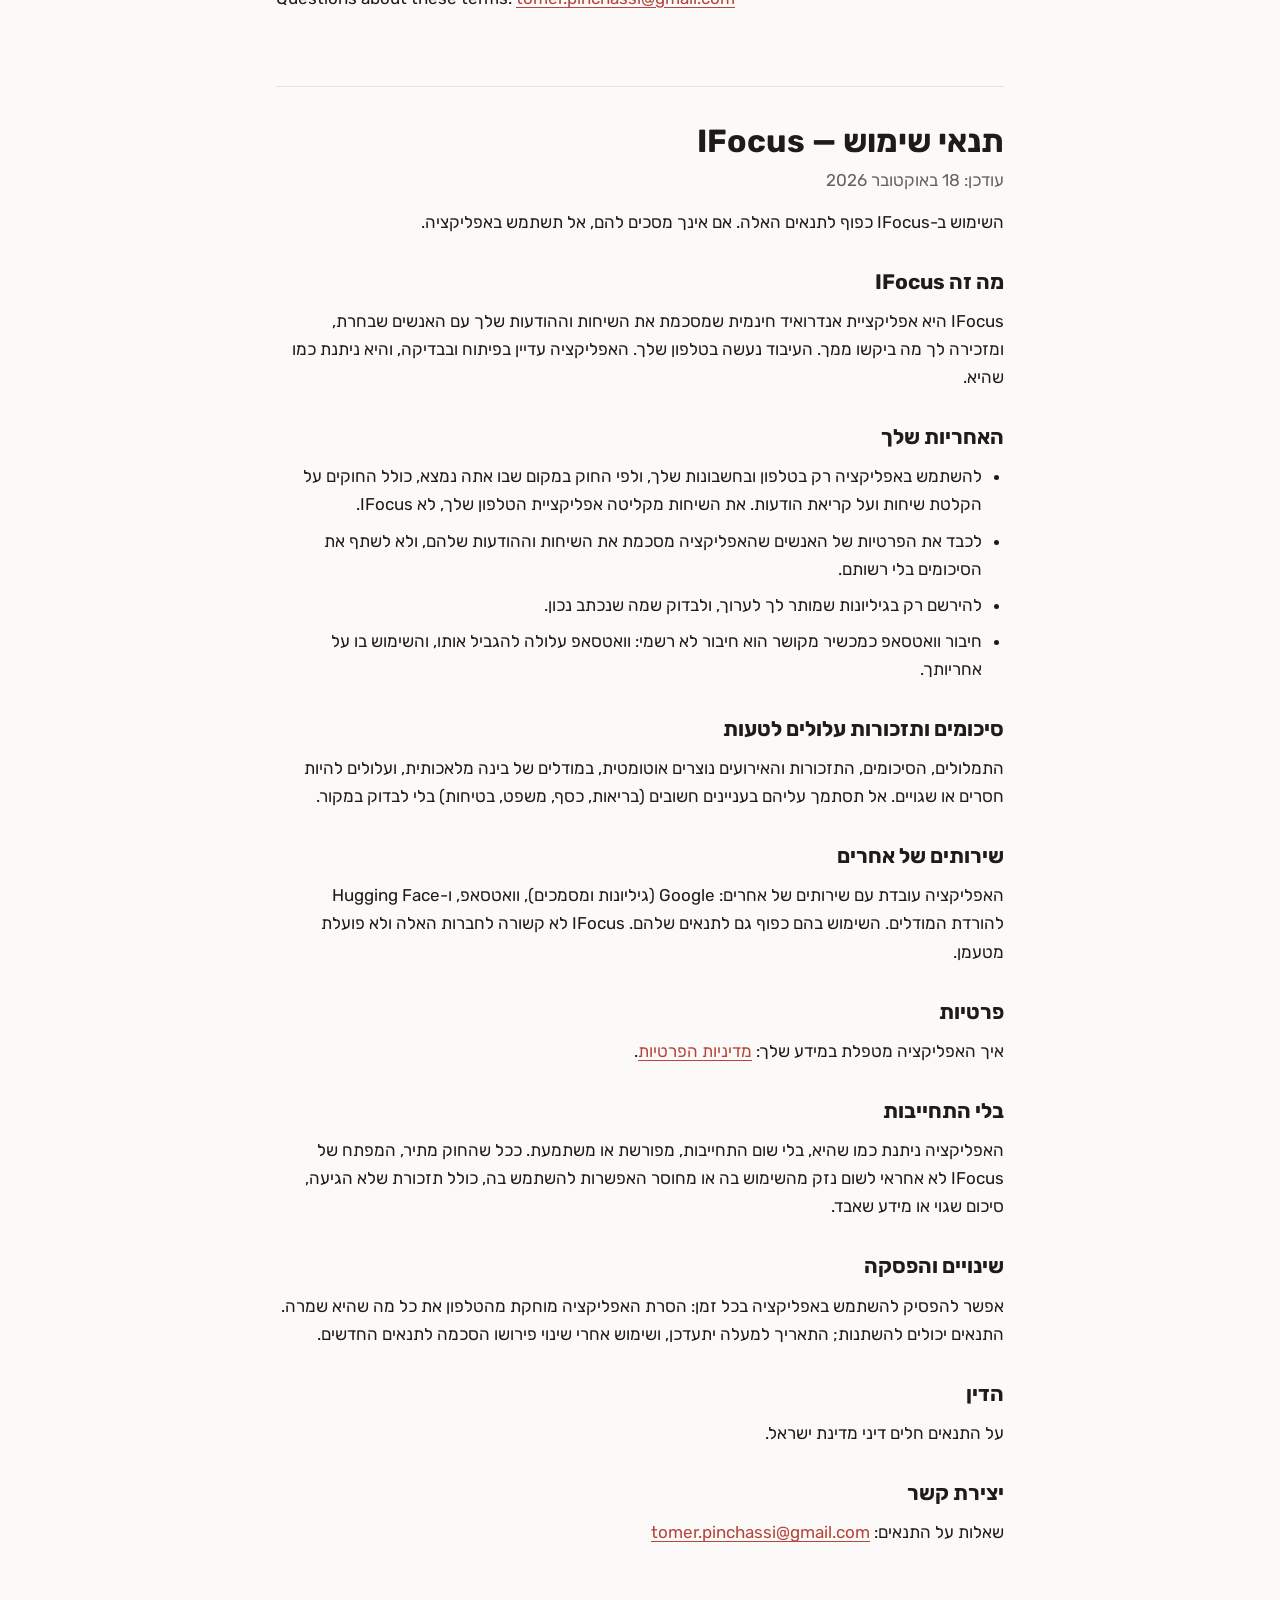
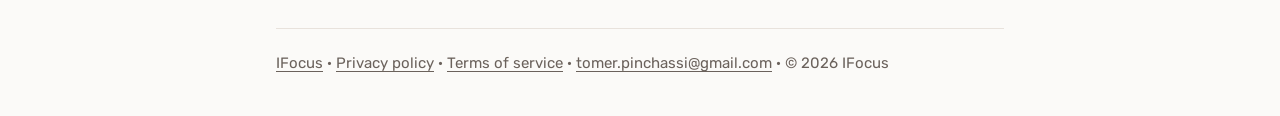
<file: terms.html>
<!doctype html>
<html lang="en">
<head>
<meta charset="utf-8">
<meta name="viewport" content="width=device-width, initial-scale=1">
<title>IFocus Terms of Service</title>
<meta name="description" content="The terms of using IFocus.">
<link rel="icon" type="image/png" href="favicon.png">
<link rel="apple-touch-icon" href="apple-touch-icon.png">
<link rel="stylesheet" href="style.css">
</head>
<body>
<div class="wrap">

<nav class="top">
  <a class="brand" href="./"><img src="icon.png" alt="">IFocus</a>
  <div class="langs"><a href="#en" lang="en">English</a><a href="#he" lang="he">עברית</a><a href="./">Home</a></div>
</nav>

<main class="policy">
<section class="lang" id="en" lang="en" dir="ltr">
<h1>Terms of service — IFocus</h1>
<p class="updated">Updated: 18 October 2026</p>
<p>Your use of IFocus is subject to these terms. If you don't agree to them, don't use the app.</p>
<h2>What IFocus is</h2>
<p>IFocus is a free Android app that summarizes your calls and messages with the people you choose, and reminds you of what they asked of you. It works on your phone. The app is still in development and testing, and is provided as is.</p>
<h2>Your part</h2>
<ul>
  <li>Use the app only on your own phone and accounts, and within the law where you are, including the laws on recording calls and on reading messages. Calls are recorded by your phone's own Phone app, not by IFocus.</li>
  <li>Respect the privacy of the people whose calls and messages the app summarizes, and don't share the summaries without their consent.</li>
  <li>Sign up only in sheets you're allowed to edit, and check what was written.</li>
  <li>Linking WhatsApp as a linked device is an unofficial connection: WhatsApp may restrict it, and you use it at your own risk.</li>
</ul>
<h2>Summaries and reminders can be wrong</h2>
<p>Transcripts, summaries, reminders and events are made automatically, by AI models, and can be incomplete or wrong. Don't rely on them for anything important (health, money, legal matters, safety) without checking the source.</p>
<h2>Other services</h2>
<p>The app works with other companies' services: Google (Sheets and documents), WhatsApp, and Hugging Face for downloading the models. Their own terms apply to them as well. IFocus isn't affiliated with these companies and doesn't act on their behalf.</p>
<h2>Privacy</h2>
<p>How the app handles your data: <a href="https://tpinchasi.github.io/privacy.html">privacy policy</a>.</p>
<h2>No warranty</h2>
<p>The app is provided as is, without any warranty, express or implied. To the extent the law allows, IFocus's developer isn't liable for any damage from using it or being unable to use it, including a reminder that didn't arrive, a wrong summary, or lost data.</p>
<h2>Changes and stopping</h2>
<p>You can stop using the app at any time: uninstalling it deletes everything it kept on the phone. These terms may change; the date above will be updated, and using the app after a change means you accept the new terms.</p>
<h2>Law</h2>
<p>These terms are governed by the laws of the State of Israel.</p>
<h2>Contact</h2>
<p>Questions about these terms: <a href="mailto:tomer.pinchassi@gmail.com">tomer.pinchassi@gmail.com</a></p>
</section>

<section class="lang" id="he" lang="he" dir="rtl">
<h1>תנאי שימוש — IFocus</h1>
<p class="updated">עודכן: 18 באוקטובר 2026</p>
<p>השימוש ב-IFocus כפוף לתנאים האלה. אם אינך מסכים להם, אל תשתמש באפליקציה.</p>
<h2>מה זה IFocus</h2>
<p>IFocus היא אפליקציית אנדרואיד חינמית שמסכמת את השיחות וההודעות שלך עם האנשים שבחרת, ומזכירה לך מה ביקשו ממך. העיבוד נעשה בטלפון שלך. האפליקציה עדיין בפיתוח ובבדיקה, והיא ניתנת כמו שהיא.</p>
<h2>האחריות שלך</h2>
<ul>
  <li>להשתמש באפליקציה רק בטלפון ובחשבונות שלך, ולפי החוק במקום שבו אתה נמצא, כולל החוקים על הקלטת שיחות ועל קריאת הודעות. את השיחות מקליטה אפליקציית הטלפון שלך, לא IFocus.</li>
  <li>לכבד את הפרטיות של האנשים שהאפליקציה מסכמת את השיחות וההודעות שלהם, ולא לשתף את הסיכומים בלי רשותם.</li>
  <li>להירשם רק בגיליונות שמותר לך לערוך, ולבדוק שמה שנכתב נכון.</li>
  <li>חיבור וואטסאפ כמכשיר מקושר הוא חיבור לא רשמי: וואטסאפ עלולה להגביל אותו, והשימוש בו על אחריותך.</li>
</ul>
<h2>סיכומים ותזכורות עלולים לטעות</h2>
<p>התמלולים, הסיכומים, התזכורות והאירועים נוצרים אוטומטית, במודלים של בינה מלאכותית, ועלולים להיות חסרים או שגויים. אל תסתמך עליהם בעניינים חשובים (בריאות, כסף, משפט, בטיחות) בלי לבדוק במקור.</p>
<h2>שירותים של אחרים</h2>
<p>האפליקציה עובדת עם שירותים של אחרים: Google (גיליונות ומסמכים), וואטסאפ, ו-Hugging Face להורדת המודלים. השימוש בהם כפוף גם לתנאים שלהם. IFocus לא קשורה לחברות האלה ולא פועלת מטעמן.</p>
<h2>פרטיות</h2>
<p>איך האפליקציה מטפלת במידע שלך: <a href="https://tpinchasi.github.io/privacy.html">מדיניות הפרטיות</a>.</p>
<h2>בלי התחייבות</h2>
<p>האפליקציה ניתנת כמו שהיא, בלי שום התחייבות, מפורשת או משתמעת. ככל שהחוק מתיר, המפתח של IFocus לא אחראי לשום נזק מהשימוש בה או מחוסר האפשרות להשתמש בה, כולל תזכורת שלא הגיעה, סיכום שגוי או מידע שאבד.</p>
<h2>שינויים והפסקה</h2>
<p>אפשר להפסיק להשתמש באפליקציה בכל זמן: הסרת האפליקציה מוחקת מהטלפון את כל מה שהיא שמרה. התנאים יכולים להשתנות; התאריך למעלה יתעדכן, ושימוש אחרי שינוי פירושו הסכמה לתנאים החדשים.</p>
<h2>הדין</h2>
<p>על התנאים חלים דיני מדינת ישראל.</p>
<h2>יצירת קשר</h2>
<p>שאלות על התנאים: <a href="mailto:tomer.pinchassi@gmail.com">tomer.pinchassi@gmail.com</a></p>
</section>
</main>

<footer>
  <a href="./">IFocus</a> · <a href="privacy.html">Privacy policy</a> · <a href="terms.html">Terms of service</a> · <a href="mailto:tomer.pinchassi@gmail.com">tomer.pinchassi@gmail.com</a> · © 2026 IFocus
</footer>

</div>
</body>
</html>
</file>
<file: style.css>
@font-face {
  font-family: "Rubik";
  src: url("rubik.ttf") format("truetype");
  font-weight: 300 900;
  font-display: swap;
}

:root {
  --ground: #FBFAF8;
  --card: #FFFFFF;
  --ink: #1F1B18;
  --muted: #6B625C;
  --line: #E8E2DC;
  --accent: #B4463C;
  --accent-ink: #FFFFFF;
  --soft: #F6EAE7;
}

@media (prefers-color-scheme: dark) {
  :root:not([data-theme="light"]) {
    --ground: #171412;
    --card: #211D1A;
    --ink: #F2ECE7;
    --muted: #B3A9A2;
    --line: #3A332E;
    --accent: #E07B6F;
    --accent-ink: #1A0F0D;
    --soft: #3A2421;
  }
}

:root[data-theme="dark"] {
  --ground: #171412;
  --card: #211D1A;
  --ink: #F2ECE7;
  --muted: #B3A9A2;
  --line: #3A332E;
  --accent: #E07B6F;
  --accent-ink: #1A0F0D;
  --soft: #3A2421;
}

* { box-sizing: border-box; }

html { -webkit-text-size-adjust: 100%; }

body {
  margin: 0;
  background: var(--ground);
  color: var(--ink);
  font-family: "Rubik", system-ui, -apple-system, "Segoe UI", Arial, sans-serif;
  font-size: 17px;
  line-height: 1.65;
}

a { color: var(--accent); text-underline-offset: 3px; }

.wrap { max-width: 760px; margin: 0 auto; padding: 0 16px; }

.top {
  display: flex;
  align-items: center;
  justify-content: space-between;
  gap: 12px;
  padding: 20px 0;
}

.brand {
  display: flex;
  align-items: center;
  gap: 10px;
  color: var(--ink);
  text-decoration: none;
  font-weight: 700;
  font-size: 20px;
}

.brand img { width: 36px; height: 36px; border-radius: 9px; }

.langs { display: flex; gap: 14px; font-size: 15px; }
.langs a { text-decoration: none; }
.langs a:hover { text-decoration: underline; }

.hero {
  display: flex;
  align-items: center;
  gap: 24px;
  padding: 28px 0 8px;
}

.hero img { width: 96px; height: 96px; border-radius: 22px; flex: none; }

h1 { font-size: 40px; line-height: 1.15; margin: 0 0 6px; font-weight: 700; }

.tagline { font-size: 20px; color: var(--muted); margin: 0; }

h2 { font-size: 24px; line-height: 1.3; margin: 44px 0 12px; font-weight: 700; }

h3 { font-size: 17px; margin: 0 0 4px; font-weight: 600; }

p { margin: 0 0 14px; }

.lead { font-size: 18px; margin-top: 20px; }

.features {
  list-style: none;
  padding: 0;
  margin: 18px 0 0;
  display: grid;
  grid-template-columns: repeat(auto-fit, minmax(220px, 1fr));
  gap: 12px;
}

.features li {
  background: var(--card);
  border: 1px solid var(--line);
  border-radius: 16px;
  padding: 16px 18px;
}

.features p { margin: 0; color: var(--muted); font-size: 16px; }

.note {
  background: var(--soft);
  border-radius: 16px;
  padding: 18px 20px;
  margin-top: 18px;
}

.note p:last-child { margin-bottom: 0; }

ol.steps { padding-inline-start: 22px; margin: 0 0 14px; }
ol.steps li { margin-bottom: 6px; }

code {
  font-family: ui-monospace, SFMono-Regular, Menlo, Consolas, monospace;
  font-size: 0.86em;
  background: var(--card);
  border: 1px solid var(--line);
  border-radius: 6px;
  padding: 1px 6px;
  overflow-wrap: anywhere;
}

section.lang { padding-bottom: 12px; }
section.lang + section.lang { border-top: 1px solid var(--line); margin-top: 48px; padding-top: 8px; }

.policy h1 { font-size: 32px; margin-top: 28px; }
.policy h2 { font-size: 21px; margin-top: 32px; }
.policy ul { padding-inline-start: 22px; margin: 0 0 14px; }
.policy li { margin-bottom: 8px; }
.policy .updated { color: var(--muted); }

footer {
  border-top: 1px solid var(--line);
  margin-top: 56px;
  padding: 22px 0 40px;
  color: var(--muted);
  font-size: 15px;
}

footer a { color: var(--muted); }

@media (max-width: 520px) {
  body { font-size: 16px; }
  .hero { gap: 16px; padding-top: 16px; }
  .hero img { width: 72px; height: 72px; border-radius: 17px; }
  h1 { font-size: 32px; }
  .tagline { font-size: 18px; }
}
</file>
